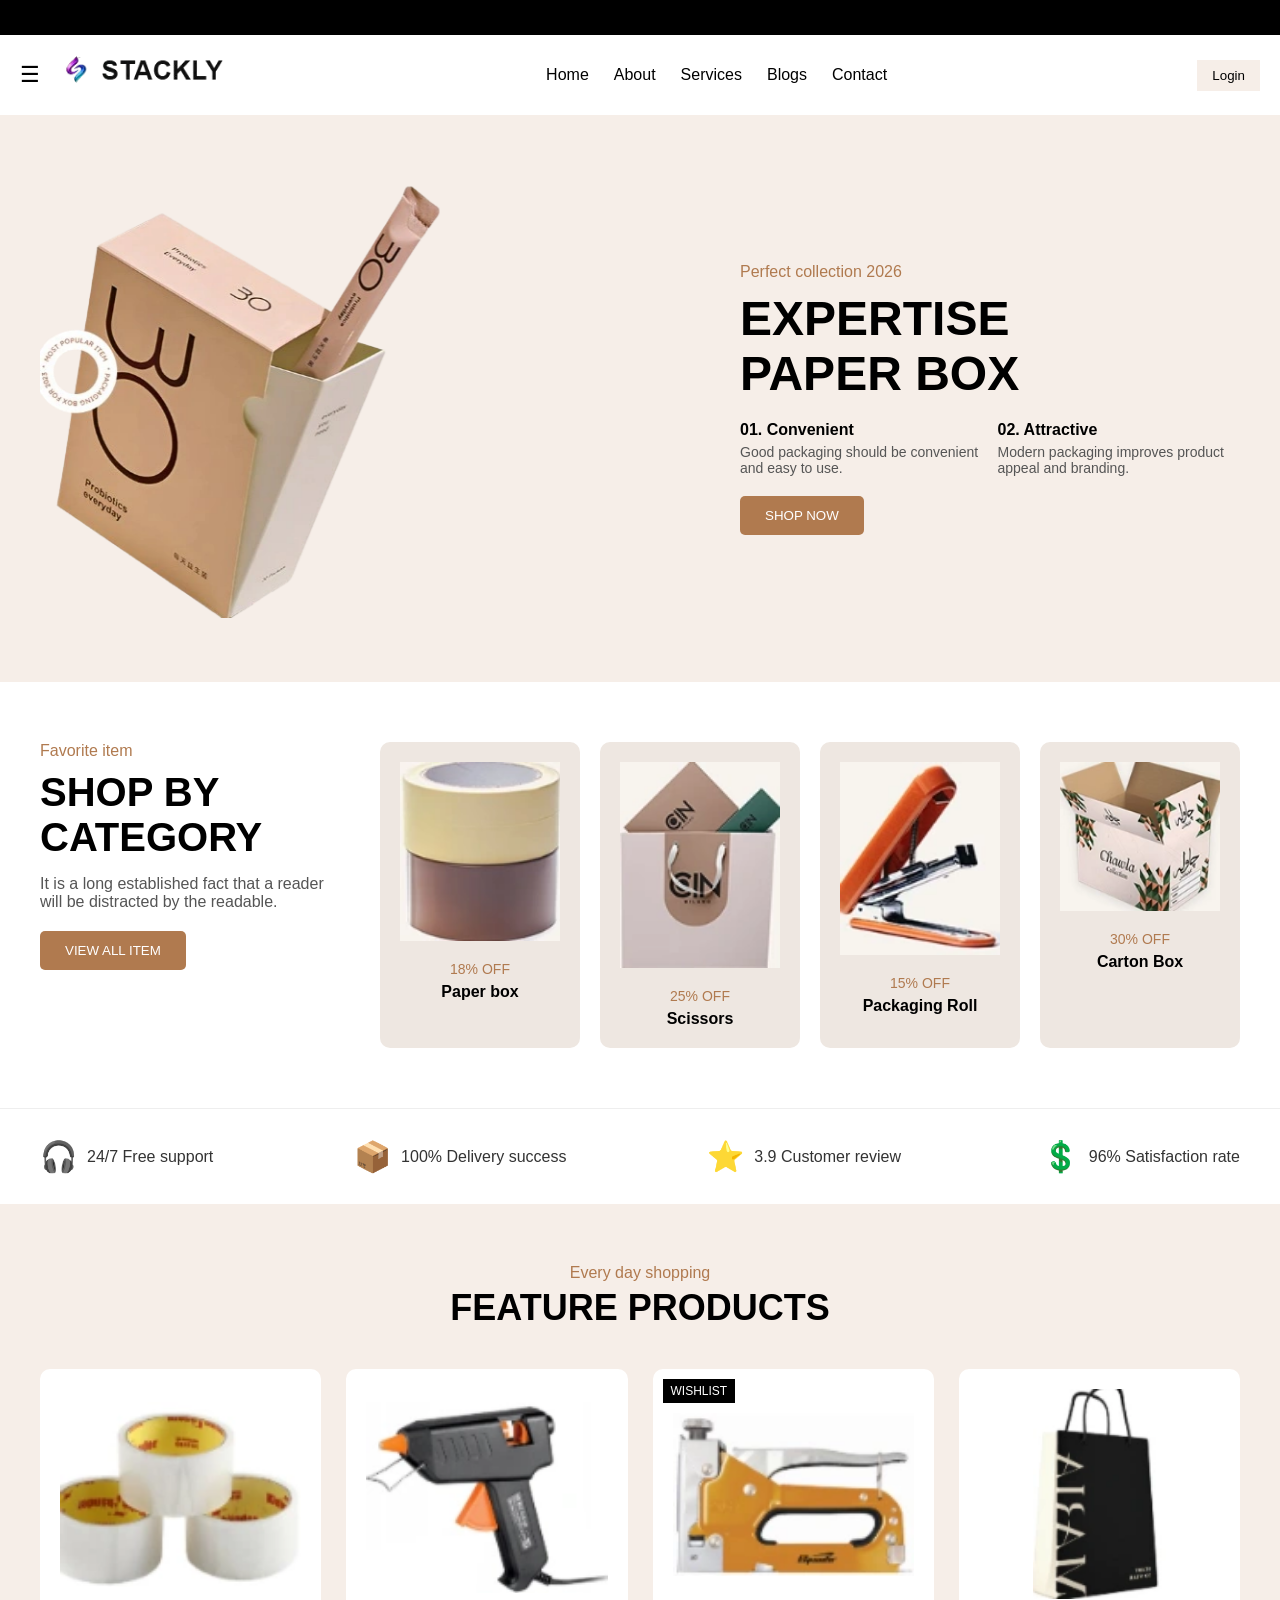
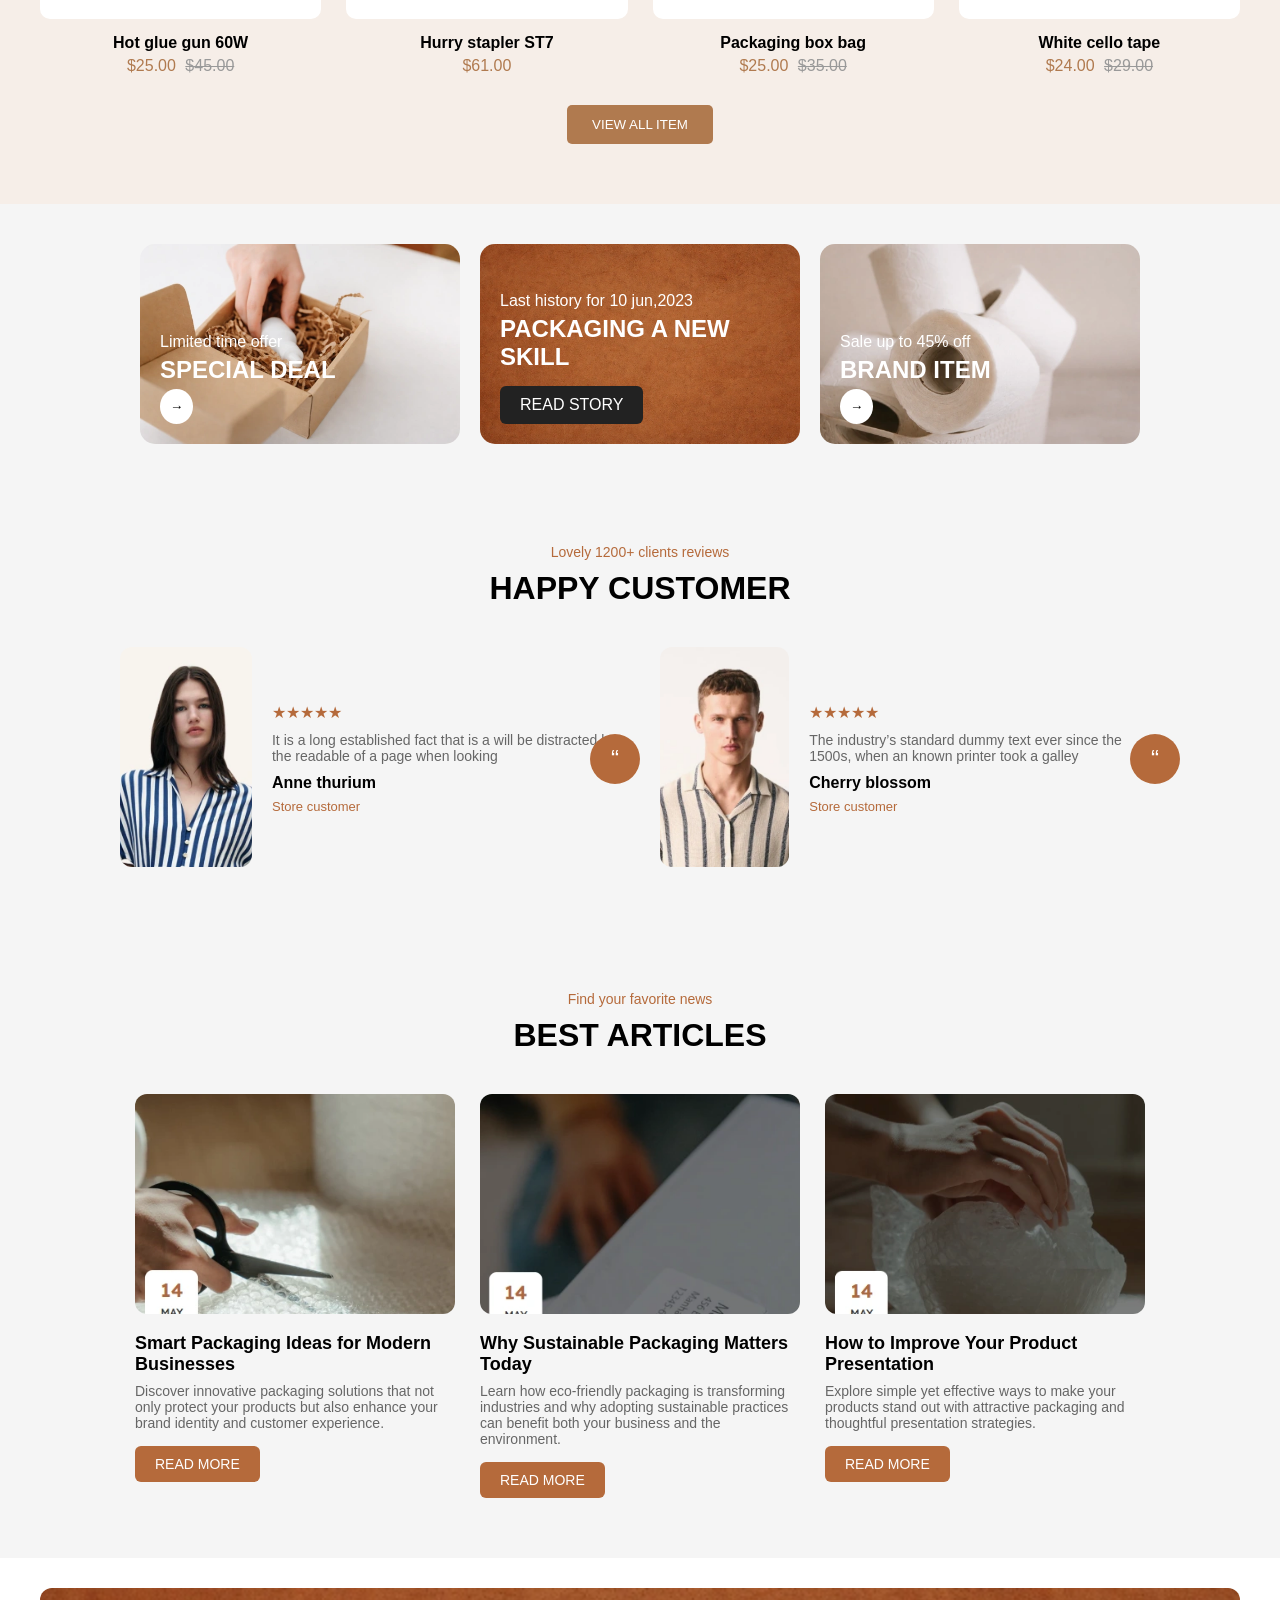
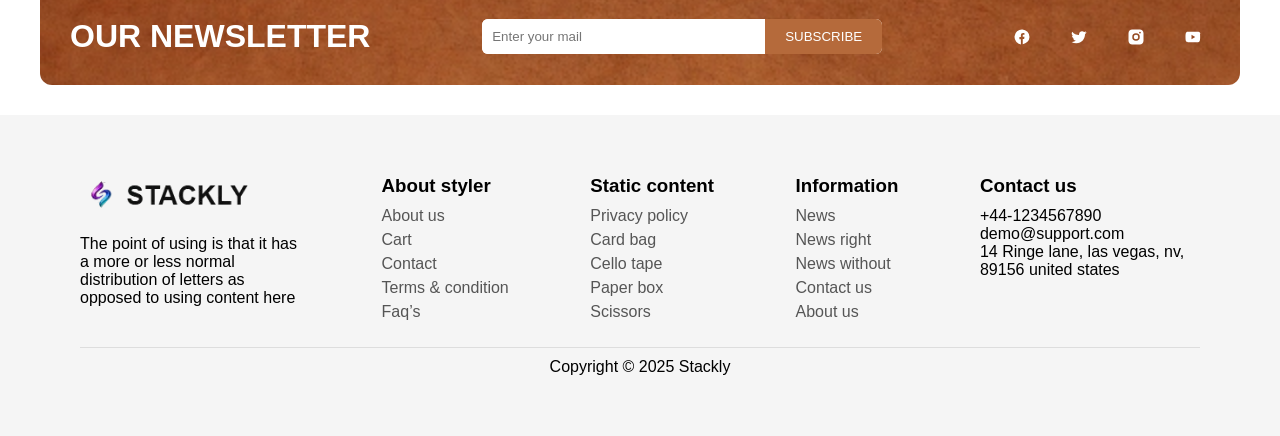
<file: index.html>
<!DOCTYPE html>
<html lang="en">
<head>
  <meta charset="UTF-8">
  <title>Shopify Style Header</title>
  <link rel="stylesheet" href="style.css">
</head>
<body>

<!-- TOP BAR -->
<div class="top-bar">
  <div class="scroll-text">
    🚀 Free Shipping Above ₹999 | Best Packaging Solutions | Contact Now!
  </div>
</div>

<!-- HEADER -->
<header class="header">

  <!-- LEFT -->
  <div class="left">
    <div class="hamburger" id="hamburger">☰</div>
   <a href="index.html" class="logo">
  <img src="IMAGES/logo2.webp" alt="Stackly Logo">
</a>
  </div>

  <!-- CENTER NAV (DESKTOP) -->
  <nav class="nav-desktop">
    <a href="index.html">Home</a>
    <a href="about.html">About</a>
    <a href="services.html">Services</a>
    <a href="blogs.html">Blogs</a>
    <a href="contact.html">Contact</a>
  </nav>

  <!-- RIGHT -->
  <div class="right">
   <button class="login-btn" onclick="window.location.href='login.html'">
  Login
</button>
  </div>

</header>

<!-- MOBILE MENU -->
<div class="mobile-menu" id="mobileMenu">

  <div class="menu-header">
    <span>Menu</span>
    <span class="close-btn" id="closeBtn">✕</span>
  </div>

  
 <ul class="menu-list">
  <li>
    <a href="index.html" class="menu-item">HOME <span>▾</span></a>
  </li>
  <li>
    <a href="about.html" class="menu-item">ABOUT US <span>▾</span></a>
  </li>
  <li>
    <a href="services.html" class="menu-item">SERVICES <span>▾</span></a>
  </li>
  <li>
    <a href="blogs.html" class="menu-item">BLOGS <span>▾</span></a>
  </li>
  <li>
    <a href="contact.html" class="menu-item">CONTACT <span>▾</span></a>
  </li>
</ul>
</div>

<!-- OVERLAY -->
<div class="overlay" id="overlay"></div>














<section class="hero">

  <div class="hero-container">

    <!-- LEFT IMAGE -->
    <div class="hero-image">
      <img src="IMAGES/PAPER.webp" alt="Packaging">
    </div>

    <!-- RIGHT CONTENT -->
    <div class="hero-content">
      <p class="sub-title">Perfect collection 2026</p>

      <h1>
        EXPERTISE <br>
        PAPER BOX
      </h1>

      <div class="features">
        <div>
          <h4>01. Convenient</h4>
          <p>Good packaging should be convenient and easy to use.</p>
        </div>

        <div>
          <h4>02. Attractive</h4>
          <p>Modern packaging improves product appeal and branding.</p>
        </div>
      </div>

<button class="hero-btn" onclick="window.location.href='404.html'">
  SHOP NOW
</button>
    </div>

  </div>

</section>








<section class="category">

  <div class="category-container">

    <!-- LEFT CONTENT -->
    <div class="category-left">
      <p class="small-title">Favorite item</p>

      <h2>SHOP BY <br> CATEGORY</h2>

      <p class="desc">
        It is a long established fact that a reader will be distracted by the readable.
      </p>

    <button class="category-btn" onclick="window.location.href='404.html'">
  VIEW ALL ITEM
</button>
    </div>

    <!-- RIGHT CARDS -->
    <div class="category-right">

      <div class="card">
        <img src="IMAGES/T1 (1).webp" alt="">
        <div class="card-info">
          <span>18% OFF</span>
          <h4>Paper box</h4>
        </div>
      </div>

      

      <div class="card">
        <img src="IMAGES/T1 (3).webp" alt="">
        <div class="card-info">
          <span>25% OFF</span>
          <h4>Scissors</h4>
        </div>
      </div>

      <div class="card">
        <img src="IMAGES/T1 (4).webp" alt="">
        <div class="card-info">
          <span>15% OFF</span>
          <h4>Packaging Roll</h4>
        </div>
      </div>

      <div class="card">
        <img src="IMAGES/T1 (5).webp" alt="">
        <div class="card-info">
          <span>30% OFF</span>
          <h4>Carton Box</h4>
        </div>
      </div>

    </div>

  </div>

</section>








<section class="features-strip">

  <div class="features-container">

    <div class="feature-item">
      <div class="icon">🎧</div>
      <p>24/7 Free support</p>
    </div>

    <div class="feature-item">
      <div class="icon">📦</div>
      <p>100% Delivery success</p>
    </div>

    <div class="feature-item">
      <div class="icon">⭐</div>
      <p>3.9 Customer review</p>
    </div>

    <div class="feature-item">
      <div class="icon">💲</div>
      <p>96% Satisfaction rate</p>
    </div>

  </div>

</section>








<section class="featured">

  <!-- HEADER -->
  <div class="featured-header">
    <p class="sub">Every day shopping</p>
    <h2>FEATURE PRODUCTS</h2>
  </div>

  <!-- PRODUCTS -->
  <div class="featured-grid">

    <!-- PRODUCT 1 -->
    <div class="product">
      <div class="img-box">
        <img src="IMAGES/o (1).webp" alt="">

        <div class="hover-icons">
          <span>❤</span>
          <span>🛒</span>
          <span>👁</span>
        </div>
      </div>

      <h4>Hot glue gun 60W</h4>
      <p class="price">
        $25.00 <span>$45.00</span>
      </p>
    </div>

    <!-- PRODUCT 2 -->
    <div class="product">
      <div class="img-box">
        <img src="IMAGES/o (2).webp" alt="">

        <div class="hover-icons">
          <span>❤</span>
          <span>🛒</span>
          <span>👁</span>
        </div>
      </div>

      <h4>Hurry stapler ST7</h4>
      <p class="price">$61.00</p>
    </div>

    <!-- PRODUCT 3 -->
    <div class="product">
      <div class="img-box">
        <img src="IMAGES/o (3).webp" alt="">

        <span class="wishlist">WISHLIST</span>

        <div class="hover-icons">
          <span>❤</span>
          <span>🛒</span>
          <span>👁</span>
        </div>
      </div>

      <h4>Packaging box bag</h4>
      <p class="price">
        $25.00 <span>$35.00</span>
      </p>
    </div>

    <!-- PRODUCT 4 -->
    <div class="product">
      <div class="img-box">
        <img src="IMAGES/o (4).webp" alt="">

        <div class="hover-icons">
          <span>❤</span>
          <span>🛒</span>
          <span>👁</span>
        </div>
      </div>

      <h4>White cello tape</h4>
      <p class="price">
        $24.00 <span>$29.00</span>
      </p>
    </div>

  </div>

  <!-- BUTTON -->
  <div class="view-all">
<button onclick="window.location.href='404.html'">
  VIEW ALL ITEM
</button>
  </div>

</section>




<section class="banner-section">
  <div class="banner-container">

    <!-- Card 1 -->
    <div class="banner-card">
      <div class="overlay"></div>
      <div class="banner-content">
        <p>Limited time offer</p>
        <h2>SPECIAL DEAL</h2>
        <button>→</button>
      </div>
    </div>

    <!-- Card 2 -->
    <div class="banner-card center">
      <div class="overlay"></div>
      <div class="banner-content">
        <p>Last history for 10 jun,2023</p>
        <h2>PACKAGING A NEW SKILL</h2>
        <a href="404.html">READ STORY</a>
      </div>
    </div>

    <!-- Card 3 -->
    <div class="banner-card">
      <div class="overlay"></div>
      <div class="banner-content">
        <p>Sale up to 45% off</p>
        <h2>BRAND ITEM</h2>
        <button>→</button>
      </div>
    </div>

  </div>
</section>













<section class="testimonial-section">
  <div class="container">

    <!-- Heading -->
    <p class="subtitle">Lovely 1200+ clients reviews</p>
    <h2 class="title">HAPPY CUSTOMER</h2>

    <div class="testimonial-wrapper">

      <!-- Testimonial 1 -->
      <div class="testimonial-card">
        <div class="image-box">
          <img src="IMAGES/t1 (7).webp" alt="user">
        </div>

        <div class="text-box">
          <div class="stars">★★★★★</div>
          <p>
            It is a long established fact that is a will be distracted by the
            readable of a page when looking
          </p>
          <h4>Anne thurium</h4>
          <span>Store customer</span>
        </div>

        <div class="quote">“</div>
      </div>

      <!-- Testimonial 2 -->
      <div class="testimonial-card">
        <div class="image-box">
          <img src="IMAGES/t1 (6).webp" alt="user">
        </div>

        <div class="text-box">
          <div class="stars">★★★★★</div>
          <p>
            The industry’s standard dummy text ever since the 1500s, when an
            known printer took a galley
          </p>
          <h4>Cherry blossom</h4>
          <span>Store customer</span>
        </div>

        <div class="quote">“</div>
      </div>

    </div>

  </div>
</section>
















<section class="articles-section">
  <div class="container">

    <!-- Heading -->
    <p class="subtitle">Find your favorite news</p>
    <h2 class="title">BEST ARTICLES</h2>

    <div class="articles-wrapper">

      <!-- Card 1 -->
      <div class="article-card">
        <div class="image-box">
          <img src="IMAGES/blog1 (1).webp" alt="article">
          
        </div>
        <h3>Smart Packaging Ideas for Modern Businesses</h3>
        <p>Discover innovative packaging solutions that not only protect your products but also enhance your brand identity and customer experience.</p>
        <a href="404.html" class="btn">READ MORE</a>
      </div>

      <!-- Card 2 -->
      <div class="article-card">
        <div class="image-box">
          <img src="IMAGES/blog1 (2).webp" alt="article">
         
        </div>
        <h3>Why Sustainable Packaging Matters Today</h3>
        <p>Learn how eco-friendly packaging is transforming industries and why adopting sustainable practices can benefit both your business and the environment.</p>
        <a href="404.html" class="btn">READ MORE</a>
      </div>

      <!-- Card 3 -->
      <div class="article-card">
        <div class="image-box">
          <img src="IMAGES/blog1 (3).webp" alt="article">
         
        </div>
        <h3>How to Improve Your Product Presentation</h3>
        <p>Explore simple yet effective ways to make your products stand out with attractive packaging and thoughtful presentation strategies.</p>
        <a href="404.html" class="btn">READ MORE</a>
      </div>

    </div>

  </div>
</section>

















<section class="newsletter">
  <div class="newsletter-container">

    <h2>OUR NEWSLETTER</h2>

   <div class="subscribe-box">
  <input type="email" id="email" placeholder="Enter your mail">
  <button onclick="validateEmail()">SUBSCRIBE</button>
  
  <!-- Error Message -->
  <p id="errorMsg" style="color:red; font-size:14px; margin-top:5px;"></p>
</div>

<script>
  function validateEmail() {
    let email = document.getElementById("email").value;
    let errorMsg = document.getElementById("errorMsg");

    // Email pattern
    let pattern = /^[^ ]+@[^ ]+\.[a-z]{2,3}$/;

    if (email === "") {
      errorMsg.innerText = "Please fill your email";
    } 
    else if (!pattern.test(email)) {
      errorMsg.innerText = "Please enter a valid email";
    } 
    else {
      errorMsg.innerText = ""; // clear message
      window.location.href = "404.html";
    }
  }
</script>
<div class="social-icons">

  <!-- Facebook -->
  <a href="404.html">
    <svg viewBox="0 0 24 24">
      <path d="M22 12a10 10 0 1 0-11.5 9.9v-7h-2v-2.9h2V9.8c0-2 1.2-3.1 3-3.1.9 0 1.8.2 1.8.2v2h-1c-1 0-1.3.6-1.3 1.2v1.5h2.3l-.4 2.9h-1.9v7A10 10 0 0 0 22 12z"/>
    </svg>
  </a>

  <!-- Twitter -->
  <a href="404.html">
    <svg viewBox="0 0 24 24">
      <path d="M22 5.8c-.7.3-1.5.6-2.3.7.8-.5 1.4-1.3 1.7-2.2-.8.5-1.7.9-2.6 1.1A4.1 4.1 0 0 0 12 8.3c0 .3 0 .6.1.9A11.6 11.6 0 0 1 3 4.9a4.1 4.1 0 0 0 1.3 5.5c-.6 0-1.2-.2-1.7-.5v.1c0 2 1.4 3.7 3.3 4-.3.1-.7.1-1 .1-.3 0-.5 0-.8-.1.5 1.6 2.1 2.7 3.9 2.8A8.3 8.3 0 0 1 2 18.6a11.7 11.7 0 0 0 6.3 1.8c7.6 0 11.7-6.3 11.7-11.7v-.5c.8-.6 1.5-1.3 2-2.1z"/>
    </svg>
  </a>

  <!-- Instagram -->
  <a href="404.html">
    <svg viewBox="0 0 24 24">
      <path d="M7 2C4.2 2 2 4.2 2 7v10c0 2.8 2.2 5 5 5h10c2.8 0 5-2.2 5-5V7c0-2.8-2.2-5-5-5H7zm5 5a5 5 0 1 1 0 10 5 5 0 0 1 0-10zm6.5-.9a1.2 1.2 0 1 1-2.4 0 1.2 1.2 0 0 1 2.4 0zM12 9a3 3 0 1 0 0 6 3 3 0 0 0 0-6z"/>
    </svg>
  </a>

  <!-- YouTube -->
  <a href="404.html">
    <svg viewBox="0 0 24 24">
      <path d="M21.8 8s-.2-1.4-.8-2c-.7-.8-1.5-.8-1.9-.9C16.5 5 12 5 12 5h0s-4.5 0-7.1.1c-.4 0-1.2 0-1.9.9-.6.6-.8 2-.8 2S2 9.6 2 11.3v1.4c0 1.7.2 3.3.2 3.3s.2 1.4.8 2c.7.8 1.7.8 2.1.9 1.5.1 6.4.1 6.4.1s4.5 0 7.1-.1c.4 0 1.2 0 1.9-.9.6-.6.8-2 .8-2s.2-1.6.2-3.3v-1.4c0-1.7-.2-3.3-.2-3.3zM10 15V9l5 3-5 3z"/>
    </svg>
  </a>

</div>
  </div>
</section>


<footer class="footer">
  <div class="footer-container">

    <!-- LOGO -->
    <div class="footer-col">
      <a href="index.html">
  <img src="IMAGES/logo2.webp" class="logo" alt="Stackly Logo">
</a>
      <p>
        The point of using is that it has a more or less normal distribution 
        of letters as opposed to using content here
      </p>
    </div>

    <!-- ABOUT -->
    <div class="footer-col">
      <h3>About styler</h3>
      <a href="about.html">About us</a>
      <a href="404.html">Cart</a>
      <a href="contact.html">Contact</a>
      <a href="404.html">Terms & condition</a>
      <a href="404.html">Faq’s</a>
    </div>

    <!-- STATIC -->
    <div class="footer-col">
      <h3>Static content</h3>
      <a href="404.html">Privacy policy</a>
      <a href="404.html">Card bag</a>
      <a href="404.html">Cello tape</a>
      <a href="404.html">Paper box</a>
      <a href="404.html">Scissors</a>
    </div>

    <!-- INFO -->
    <div class="footer-col">
      <h3>Information</h3>
      <a href="404.html">News</a>
      <a href="404.html">News right</a>
      <a href="404.html">News without</a>
      <a href="404.html">Contact us</a>
      <a href="about.html">About us</a>
    </div>

    <!-- CONTACT -->
    <div class="footer-col">
      <h3>Contact us</h3>
      <p>+44-1234567890</p>
      <p>demo@support.com</p>
      <p>14 Ringe lane, las vegas, nv, 89156 united states</p>
    </div>

  </div>
   


  <div class="footer-bottom">
    <p>Copyright © 2025 Stackly</p>
  </div>
</footer>

<script src="main.js"></script>
</body>
</html>
</file>
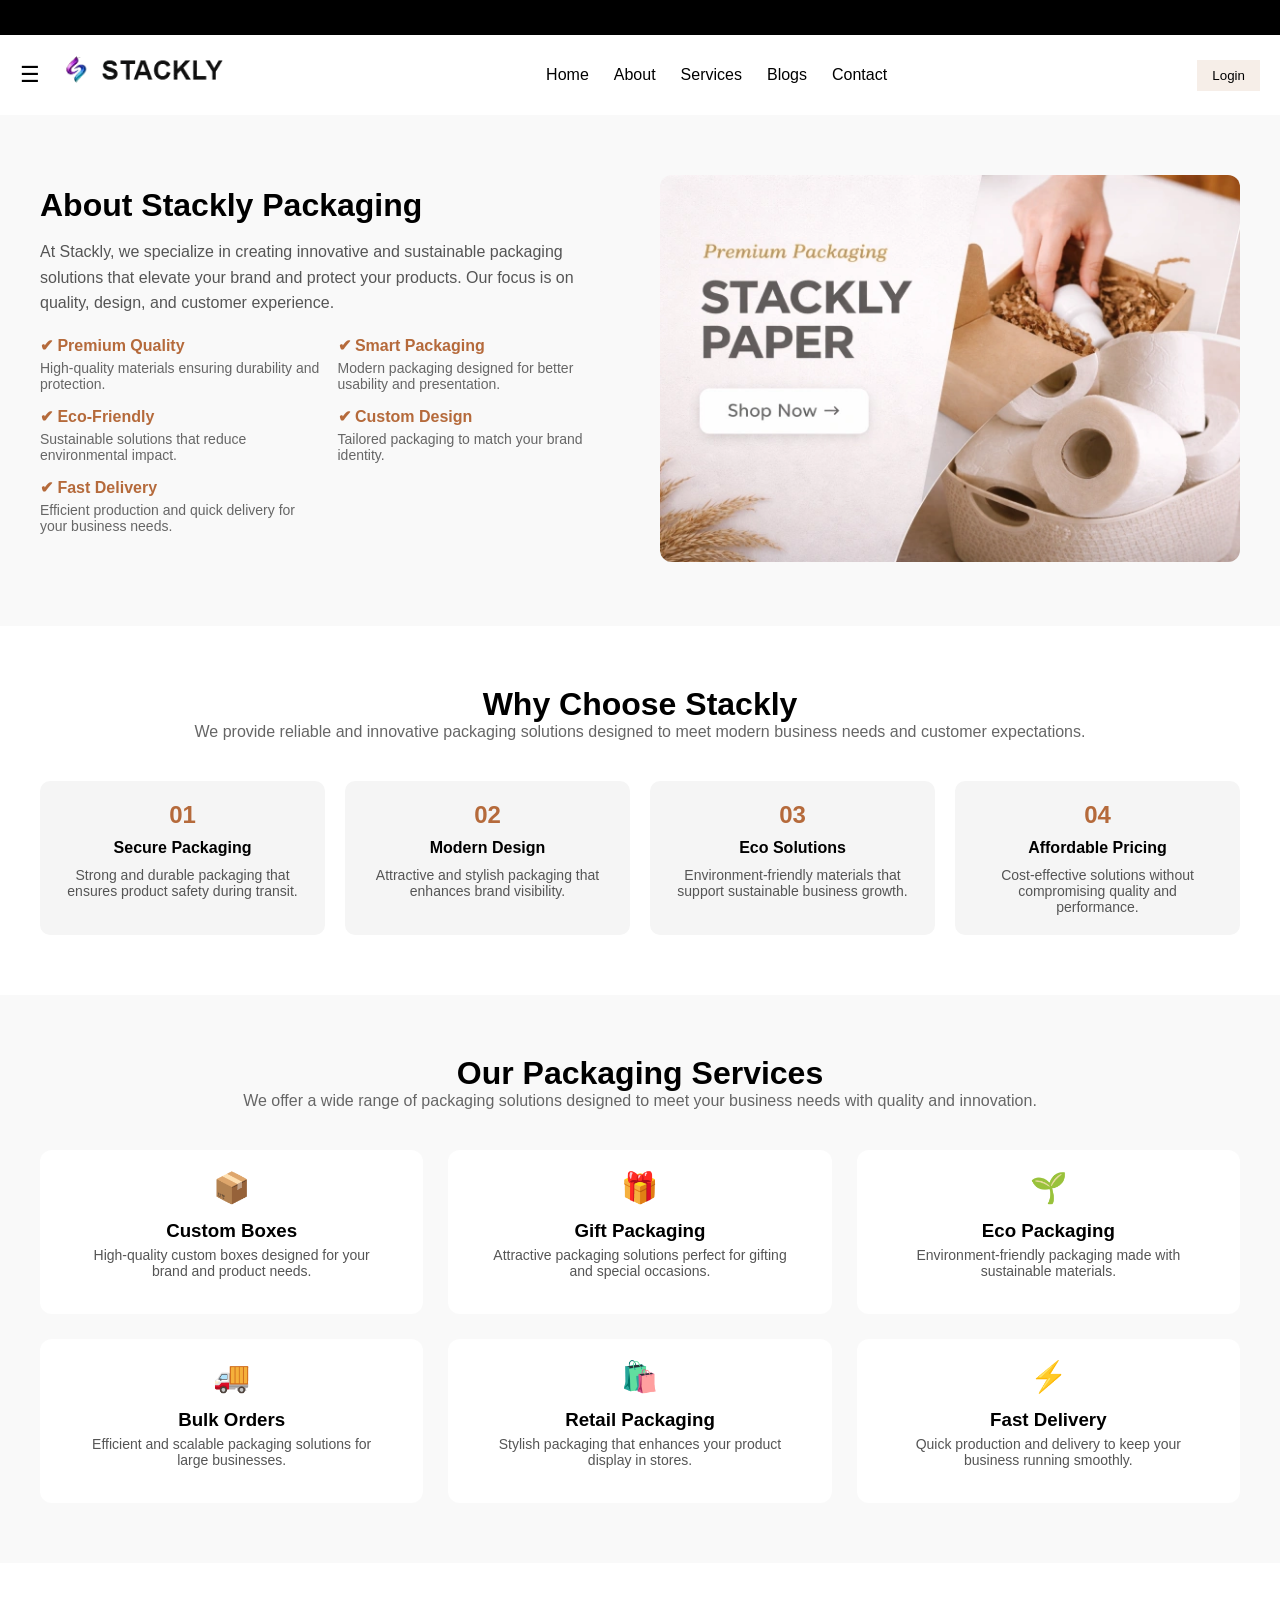
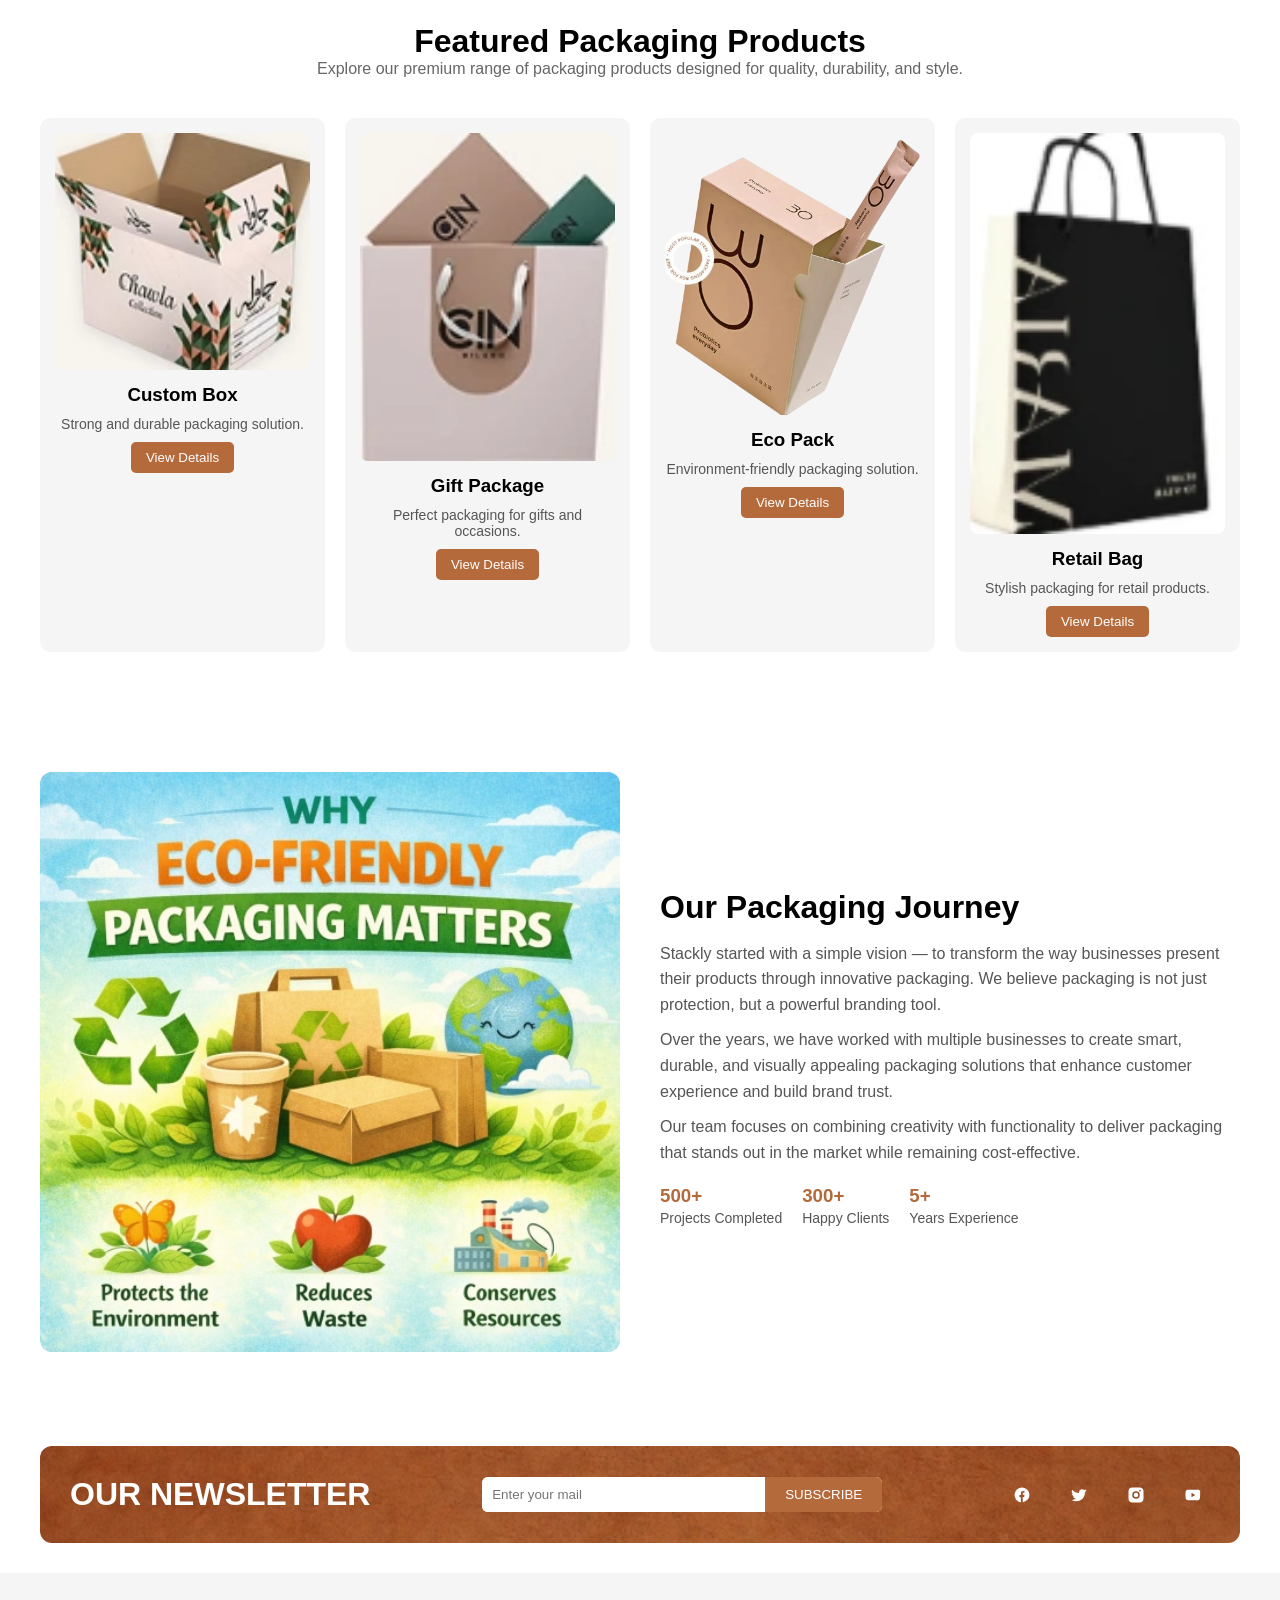
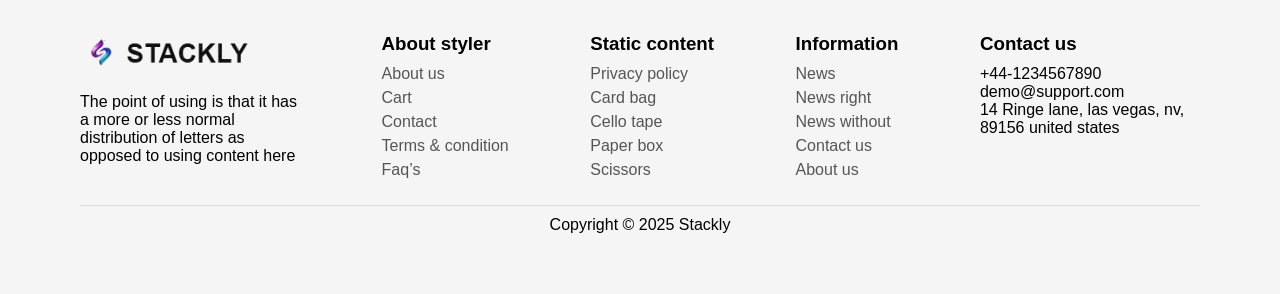
<file: about.html>
<!DOCTYPE html>
<html lang="en">
<head>
  <meta charset="UTF-8">
  <title>Shopify Style Header</title>
  <link rel="stylesheet" href="style.css">
</head>
<body>

<!-- TOP BAR -->
<div class="top-bar">
  <div class="scroll-text">
    🚀 Free Shipping Above ₹999 | Best Packaging Solutions | Contact Now!
  </div>
</div>

<!-- HEADER -->
<header class="header">

  <!-- LEFT -->
  <div class="left">
    <div class="hamburger" id="hamburger">☰</div>
  <a href="index.html" class="logo">
  <img src="IMAGES/logo2.webp" alt="Stackly Logo">
</a>
  </div>

  <!-- CENTER NAV (DESKTOP) -->
  <nav class="nav-desktop">
    <a href="index.html">Home</a>
    <a href="about.html">About</a>
    <a href="services.html">Services</a>
    <a href="blogs.html">Blogs</a>
    <a href="contact.html">Contact</a>
  </nav>

  <!-- RIGHT -->
  <div class="right">
  <button class="login-btn" onclick="window.location.href='login.html'">
  Login
</button>
  </div>

</header>

<!-- MOBILE MENU -->
<div class="mobile-menu" id="mobileMenu">

  <div class="menu-header">
    <span>Menu</span>
    <span class="close-btn" id="closeBtn">✕</span>
  </div>

 <ul class="menu-list">
  <li>
    <a href="index.html" class="menu-item">HOME <span>▾</span></a>
  </li>
  <li>
    <a href="about.html" class="menu-item">ABOUT US <span>▾</span></a>
  </li>
  <li>
    <a href="services.html" class="menu-item">SERVICES <span>▾</span></a>
  </li>
  <li>
    <a href="blogs.html" class="menu-item">BLOGS <span>▾</span></a>
  </li>
  <li>
    <a href="contact.html" class="menu-item">CONTACT <span>▾</span></a>
  </li>
</ul>

</div>

<!-- OVERLAY -->
<div class="overlay" id="overlay"></div>























<section class="about-stackly">

  <div class="about-container">

    <!-- LEFT CONTENT -->
    <div class="about-text">
      <h2>About Stackly Packaging</h2>
      <p class="main-text">
        At Stackly, we specialize in creating innovative and sustainable packaging
        solutions that elevate your brand and protect your products. Our focus is on
        quality, design, and customer experience.
      </p>

      <!-- FEATURES -->
      <div class="features">

        <div class="feature">
          <h4>✔ Premium Quality</h4>
          <p>High-quality materials ensuring durability and protection.</p>
        </div>

        <div class="feature">
          <h4>✔ Smart Packaging</h4>
          <p>Modern packaging designed for better usability and presentation.</p>
        </div>

        <div class="feature">
          <h4>✔ Eco-Friendly</h4>
          <p>Sustainable solutions that reduce environmental impact.</p>
        </div>

        <div class="feature">
          <h4>✔ Custom Design</h4>
          <p>Tailored packaging to match your brand identity.</p>
        </div>

        <div class="feature">
          <h4>✔ Fast Delivery</h4>
          <p>Efficient production and quick delivery for your business needs.</p>
        </div>

      </div>
    </div>

    <!-- RIGHT IMAGE -->
    <div class="about-image">
      <img src="IMAGES/paper1.webp" alt="Stackly Packaging">
    </div>

  </div>

</section>















<section class="why-stackly">

  <div class="why-container">

    <!-- HEADING -->
    <div class="why-header">
      <h2>Why Choose Stackly</h2>
      <p>
        We provide reliable and innovative packaging solutions designed to meet 
        modern business needs and customer expectations.
      </p>
    </div>

    <!-- CARDS -->
    <div class="why-cards">

      <div class="why-card">
        <h3>01</h3>
        <h4>Secure Packaging</h4>
        <p>
          Strong and durable packaging that ensures product safety during transit.
        </p>
      </div>

      <div class="why-card">
        <h3>02</h3>
        <h4>Modern Design</h4>
        <p>
          Attractive and stylish packaging that enhances brand visibility.
        </p>
      </div>

      <div class="why-card">
        <h3>03</h3>
        <h4>Eco Solutions</h4>
        <p>
          Environment-friendly materials that support sustainable business growth.
        </p>
      </div>

      <div class="why-card">
        <h3>04</h3>
        <h4>Affordable Pricing</h4>
        <p>
          Cost-effective solutions without compromising quality and performance.
        </p>
      </div>

    </div>

  </div>

</section>











<section class="services">

  <div class="services-container">

    <!-- HEADER -->
    <div class="services-header">
      <h2>Our Packaging Services</h2>
      <p>
        We offer a wide range of packaging solutions designed to meet your
        business needs with quality and innovation.
      </p>
    </div>

    <!-- SERVICES GRID -->
    <div class="services-grid">

      <div class="service-card">
        <div class="icon">📦</div>
        <h3>Custom Boxes</h3>
        <p>High-quality custom boxes designed for your brand and product needs.</p>
      </div>

      <div class="service-card">
        <div class="icon">🎁</div>
        <h3>Gift Packaging</h3>
        <p>Attractive packaging solutions perfect for gifting and special occasions.</p>
      </div>

      <div class="service-card">
        <div class="icon">🌱</div>
        <h3>Eco Packaging</h3>
        <p>Environment-friendly packaging made with sustainable materials.</p>
      </div>

      <div class="service-card">
        <div class="icon">🚚</div>
        <h3>Bulk Orders</h3>
        <p>Efficient and scalable packaging solutions for large businesses.</p>
      </div>

      <div class="service-card">
        <div class="icon">🛍️</div>
        <h3>Retail Packaging</h3>
        <p>Stylish packaging that enhances your product display in stores.</p>
      </div>

      <div class="service-card">
        <div class="icon">⚡</div>
        <h3>Fast Delivery</h3>
        <p>Quick production and delivery to keep your business running smoothly.</p>
      </div>

    </div>

  </div>

</section>



















<section class="products">

  <div class="products-container">

    <!-- HEADER -->
    <div class="products-header">
      <h2>Featured Packaging Products</h2>
      <p>
        Explore our premium range of packaging products designed for quality,
        durability, and style.
      </p>
    </div>

    <!-- PRODUCT GRID -->
    <div class="products-grid">

      <!-- PRODUCT 1 -->
      <div class="product-card">
        <div class="product-img">
          <img src="IMAGES/T1 (5).webp" alt="product">
        </div>
        <h3>Custom Box</h3>
        <p>Strong and durable packaging solution.</p>
      <button onclick="window.location.href='404.html'">
  View Details
</button>
      </div>

      <!-- PRODUCT 2 -->
      <div class="product-card">
        <div class="product-img">
          <img src="IMAGES/T1 (3).webp" alt="product">
        </div>
        <h3>Gift Package</h3>
        <p>Perfect packaging for gifts and occasions.</p>
     <button onclick="window.location.href='404.html'">
  View Details
</button>
      </div>

      <!-- PRODUCT 3 -->
      <div class="product-card">
        <div class="product-img">
          <img src="IMAGES/PAPER.webp" alt="product">
        </div>
        <h3>Eco Pack</h3>
        <p>Environment-friendly packaging solution.</p>
        <button onclick="window.location.href='404.html'">
  View Details
</button>
      </div>

      <!-- PRODUCT 4 -->
      <div class="product-card">
        <div class="product-img">
          <img src="IMAGES/o (4).webp" alt="product">
        </div>
        <h3>Retail Bag</h3>
        <p>Stylish packaging for retail products.</p>
     <button onclick="window.location.href='404.html'">
  View Details
</button>
      </div>

    </div>

  </div>

</section>

















<section class="about-story">

  <div class="about-story-container">

    <!-- IMAGE -->
    <div class="story-image">
      <img src="IMAGES/blog2.webp" alt="Stackly Story">
    </div>

    <!-- TEXT -->
    <div class="story-text">
      <h2>Our Packaging Journey</h2>

      <p>
        Stackly started with a simple vision — to transform the way businesses
        present their products through innovative packaging. We believe packaging
        is not just protection, but a powerful branding tool.
      </p>

      <p>
        Over the years, we have worked with multiple businesses to create smart,
        durable, and visually appealing packaging solutions that enhance customer
        experience and build brand trust.
      </p>

      <p>
        Our team focuses on combining creativity with functionality to deliver
        packaging that stands out in the market while remaining cost-effective.
      </p>

      <!-- STATS -->
      <div class="story-stats">

        <div class="stat">
          <h3>500+</h3>
          <p>Projects Completed</p>
        </div>

        <div class="stat">
          <h3>300+</h3>
          <p>Happy Clients</p>
        </div>

        <div class="stat">
          <h3>5+</h3>
          <p>Years Experience</p>
        </div>

      </div>

    </div>

  </div>

</section>






<section class="newsletter">
  <div class="newsletter-container">

    <h2>OUR NEWSLETTER</h2>


    <div class="subscribe-box">
  <input type="email" id="email" placeholder="Enter your mail">
  <button onclick="validateEmail()">SUBSCRIBE</button>
  
  <!-- Error Message -->
  <p id="errorMsg" style="color:red; font-size:14px; margin-top:5px;"></p>
</div>

<script>
  function validateEmail() {
    let email = document.getElementById("email").value;
    let errorMsg = document.getElementById("errorMsg");

    // Email pattern
    let pattern = /^[^ ]+@[^ ]+\.[a-z]{2,3}$/;

    if (email === "") {
      errorMsg.innerText = "Please fill your email";
    } 
    else if (!pattern.test(email)) {
      errorMsg.innerText = "Please enter a valid email";
    } 
    else {
      errorMsg.innerText = ""; // clear message
      window.location.href = "404.html";
    }
  }
</script>
<div class="social-icons">

  <!-- Facebook -->
  <a href="404.html">
    <svg viewBox="0 0 24 24">
      <path d="M22 12a10 10 0 1 0-11.5 9.9v-7h-2v-2.9h2V9.8c0-2 1.2-3.1 3-3.1.9 0 1.8.2 1.8.2v2h-1c-1 0-1.3.6-1.3 1.2v1.5h2.3l-.4 2.9h-1.9v7A10 10 0 0 0 22 12z"/>
    </svg>
  </a>

  <!-- Twitter -->
  <a href="404.html">
    <svg viewBox="0 0 24 24">
      <path d="M22 5.8c-.7.3-1.5.6-2.3.7.8-.5 1.4-1.3 1.7-2.2-.8.5-1.7.9-2.6 1.1A4.1 4.1 0 0 0 12 8.3c0 .3 0 .6.1.9A11.6 11.6 0 0 1 3 4.9a4.1 4.1 0 0 0 1.3 5.5c-.6 0-1.2-.2-1.7-.5v.1c0 2 1.4 3.7 3.3 4-.3.1-.7.1-1 .1-.3 0-.5 0-.8-.1.5 1.6 2.1 2.7 3.9 2.8A8.3 8.3 0 0 1 2 18.6a11.7 11.7 0 0 0 6.3 1.8c7.6 0 11.7-6.3 11.7-11.7v-.5c.8-.6 1.5-1.3 2-2.1z"/>
    </svg>
  </a>

  <!-- Instagram -->
  <a href="404.html">
    <svg viewBox="0 0 24 24">
      <path d="M7 2C4.2 2 2 4.2 2 7v10c0 2.8 2.2 5 5 5h10c2.8 0 5-2.2 5-5V7c0-2.8-2.2-5-5-5H7zm5 5a5 5 0 1 1 0 10 5 5 0 0 1 0-10zm6.5-.9a1.2 1.2 0 1 1-2.4 0 1.2 1.2 0 0 1 2.4 0zM12 9a3 3 0 1 0 0 6 3 3 0 0 0 0-6z"/>
    </svg>
  </a>

  <!-- YouTube -->
  <a href="404.html">
    <svg viewBox="0 0 24 24">
      <path d="M21.8 8s-.2-1.4-.8-2c-.7-.8-1.5-.8-1.9-.9C16.5 5 12 5 12 5h0s-4.5 0-7.1.1c-.4 0-1.2 0-1.9.9-.6.6-.8 2-.8 2S2 9.6 2 11.3v1.4c0 1.7.2 3.3.2 3.3s.2 1.4.8 2c.7.8 1.7.8 2.1.9 1.5.1 6.4.1 6.4.1s4.5 0 7.1-.1c.4 0 1.2 0 1.9-.9.6-.6.8-2 .8-2s.2-1.6.2-3.3v-1.4c0-1.7-.2-3.3-.2-3.3zM10 15V9l5 3-5 3z"/>
    </svg>
  </a>

</div>
  </div>
</section>



<footer class="footer">
  <div class="footer-container">

    <!-- LOGO -->
    <div class="footer-col">
     <a href="index.html">
  <img src="IMAGES/logo2.webp" class="logo" alt="Stackly Logo">
</a>
      <p>
        The point of using is that it has a more or less normal distribution 
        of letters as opposed to using content here
      </p>
    </div>

    <!-- ABOUT -->
    <div class="footer-col">
      <h3>About styler</h3>
      <a href="about.html">About us</a>
      <a href="404.html">Cart</a>
      <a href="contact.html">Contact</a>
      <a href="404.html">Terms & condition</a>
      <a href="404.html">Faq’s</a>
    </div>

    <!-- STATIC -->
    <div class="footer-col">
      <h3>Static content</h3>
      <a href="404.html">Privacy policy</a>
      <a href="404.html">Card bag</a>
      <a href="404.html">Cello tape</a>
      <a href="404.html">Paper box</a>
      <a href="404.html">Scissors</a>
    </div>

    <!-- INFO -->
    <div class="footer-col">
      <h3>Information</h3>
      <a href="404.html">News</a>
      <a href="404.html">News right</a>
      <a href="404.html">News without</a>
      <a href="404.html">Contact us</a>
      <a href="about.html">About us</a>
    </div>
    <!-- CONTACT -->
    <div class="footer-col">
      <h3>Contact us</h3>
      <p>+44-1234567890</p>
      <p>demo@support.com</p>
      <p>14 Ringe lane, las vegas, nv, 89156 united states</p>
    </div>

  </div>

  <div class="footer-bottom">
    <p>Copyright © 2025 Stackly</p>
  </div>
</footer>

<script src="main.js"></script>
</body>
</html>
</file>
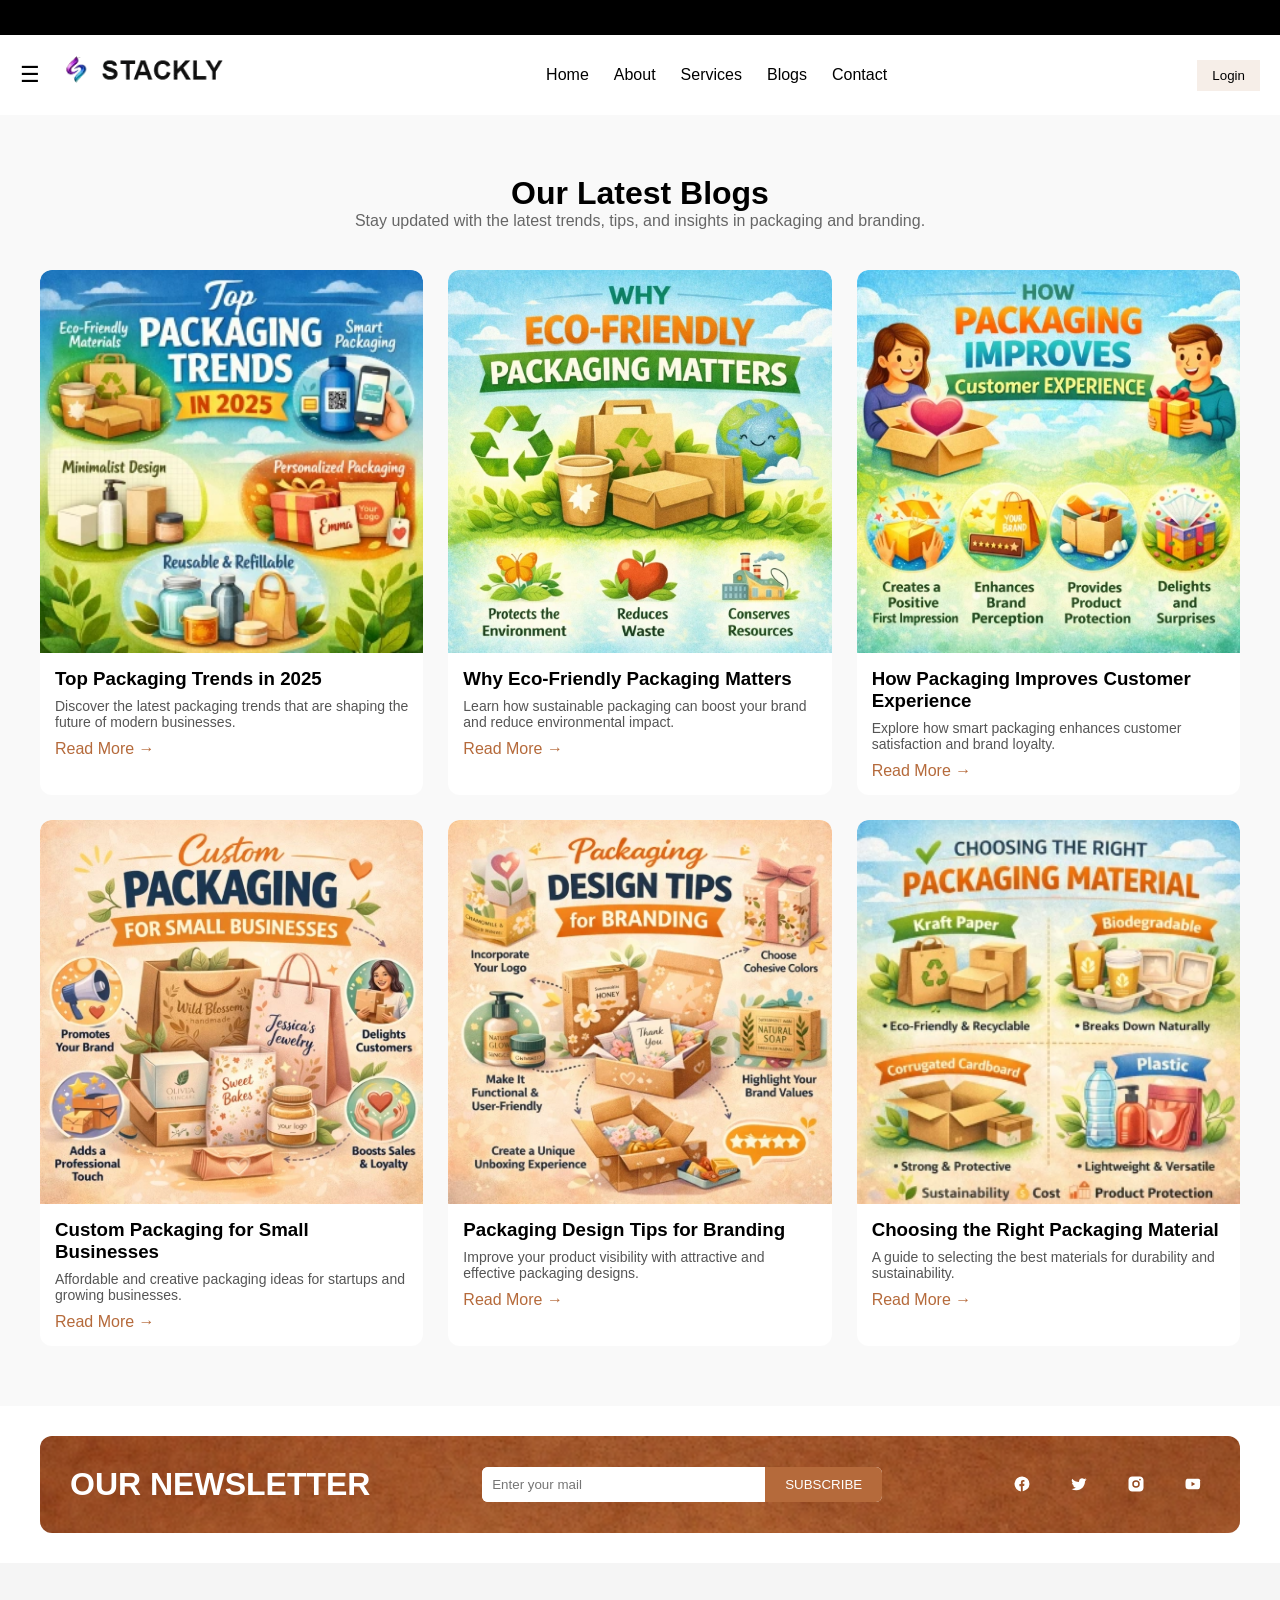
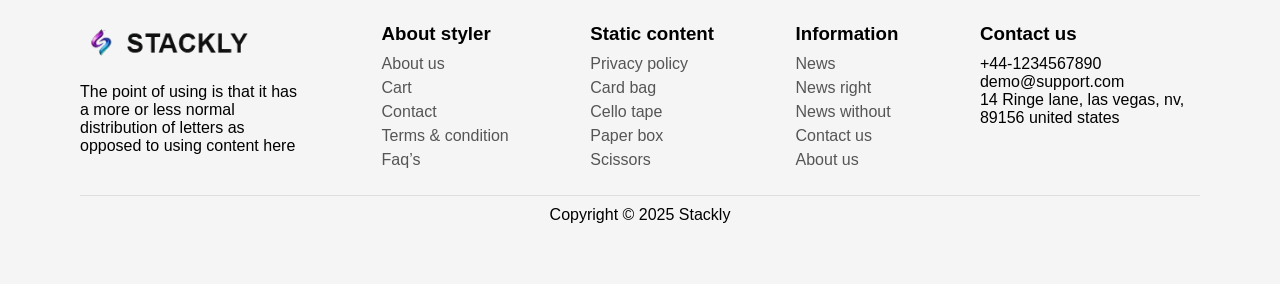
<file: blogs.html>
<!DOCTYPE html>
<html lang="en">
<head>
  <meta charset="UTF-8">
  <title>Shopify Style Header</title>
  <link rel="stylesheet" href="style.css">
</head>
<body>

<!-- TOP BAR -->
<div class="top-bar">
  <div class="scroll-text">
    🚀 Free Shipping Above ₹999 | Best Packaging Solutions | Contact Now!
  </div>
</div>

<!-- HEADER -->
<header class="header">

  <!-- LEFT -->
  <div class="left">
    <div class="hamburger" id="hamburger">☰</div>
    <a href="index.html" class="logo">
  <img src="IMAGES/logo2.webp" alt="Stackly Logo">
</a>
  </div>

  <!-- CENTER NAV (DESKTOP) -->
  <nav class="nav-desktop">
<a href="index.html">Home</a>
    <a href="about.html">About</a>
    <a href="services.html">Services</a>
    <a href="blogs.html">Blogs</a>
    <a href="contact.html">Contact</a>
  </nav>

  <!-- RIGHT -->
  <div class="right">
    <button class="login-btn" onclick="window.location.href='login.html'">
  Login
</button>
  </div>

</header>

<!-- MOBILE MENU -->
<div class="mobile-menu" id="mobileMenu">

  <div class="menu-header">
    <span>Menu</span>
    <span class="close-btn" id="closeBtn">✕</span>
  </div>

 <ul class="menu-list">
  <li>
    <a href="index.html" class="menu-item">HOME <span>▾</span></a>
  </li>
  <li>
    <a href="about.html" class="menu-item">ABOUT US <span>▾</span></a>
  </li>
  <li>
    <a href="services.html" class="menu-item">SERVICES <span>▾</span></a>
  </li>
  <li>
    <a href="blogs.html" class="menu-item">BLOGS <span>▾</span></a>
  </li>
  <li>
    <a href="contact.html" class="menu-item">CONTACT <span>▾</span></a>
  </li>
</ul>
</div>

<!-- OVERLAY -->
<div class="overlay" id="overlay"></div>

























<section class="blogs">

  <div class="blogs-container">

    <!-- HEADER -->
    <div class="blogs-header">
      <h2>Our Latest Blogs</h2>
      <p>
        Stay updated with the latest trends, tips, and insights in packaging and branding.
      </p>
    </div>

    <!-- BLOG GRID -->
    <div class="blogs-grid">

      <!-- BLOG 1 -->
      <div class="blog-card">
        <img src="IMAGES/bloog1.webp" alt="blog">
        <div class="blog-content">
          <h3>Top Packaging Trends in 2025</h3>
          <p>
            Discover the latest packaging trends that are shaping the future of modern businesses.
          </p>
          <a href="404.html">Read More →</a>
        </div>
      </div>

      <!-- BLOG 2 -->
      <div class="blog-card">
        <img src="IMAGES/blog2.webp" alt="blog">
        <div class="blog-content">
          <h3>Why Eco-Friendly Packaging Matters</h3>
          <p>
            Learn how sustainable packaging can boost your brand and reduce environmental impact.
          </p>
          <a href="404.html">Read More →</a>
        </div>
      </div>

      <!-- BLOG 3 -->
      <div class="blog-card">
        <img src="IMAGES/blog3.webp" alt="blog">
        <div class="blog-content">
          <h3>How Packaging Improves Customer Experience</h3>
          <p>
            Explore how smart packaging enhances customer satisfaction and brand loyalty.
          </p>
          <a href="404.html">Read More →</a>
        </div>
      </div>

      <!-- BLOG 4 -->
      <div class="blog-card">
        <img src="IMAGES/blog4.webp" alt="blog">
        <div class="blog-content">
          <h3>Custom Packaging for Small Businesses</h3>
          <p>
            Affordable and creative packaging ideas for startups and growing businesses.
          </p>
          <a href="404.html">Read More →</a>

        </div>
      </div>

      <!-- BLOG 5 -->
      <div class="blog-card">
        <img src="IMAGES/blog5.webp" alt="blog">
        <div class="blog-content">
          <h3>Packaging Design Tips for Branding</h3>
          <p>
            Improve your product visibility with attractive and effective packaging designs.
          </p>
          <a href="404.html">Read More →</a>
        </div>
      </div>

      <!-- BLOG 6 -->
      <div class="blog-card">
        <img src="IMAGES/blog6.webp" alt="blog">
        <div class="blog-content">
          <h3>Choosing the Right Packaging Material</h3>
          <p>
            A guide to selecting the best materials for durability and sustainability.
          </p>
          <a href="404.html">Read More →</a>
        </div>
      </div>

    </div>

  </div>

</section>



























<section class="newsletter">
  <div class="newsletter-container">

    <h2>OUR NEWSLETTER</h2>
<div class="subscribe-box">
  <input type="email" id="email" placeholder="Enter your mail">
  <button onclick="validateEmail()">SUBSCRIBE</button>
  
  <!-- Error Message -->
  <p id="errorMsg" style="color:red; font-size:14px; margin-top:5px;"></p>
</div>

<script>
  function validateEmail() {
    let email = document.getElementById("email").value;
    let errorMsg = document.getElementById("errorMsg");

    // Email pattern
    let pattern = /^[^ ]+@[^ ]+\.[a-z]{2,3}$/;

    if (email === "") {
      errorMsg.innerText = "Please fill your email";
    } 
    else if (!pattern.test(email)) {
      errorMsg.innerText = "Please enter a valid email";
    } 
    else {
      errorMsg.innerText = ""; // clear message
      window.location.href = "404.html";
    }
  }
</script>
<div class="social-icons">

  <!-- Facebook -->
  <a href="404.html">
    <svg viewBox="0 0 24 24">
      <path d="M22 12a10 10 0 1 0-11.5 9.9v-7h-2v-2.9h2V9.8c0-2 1.2-3.1 3-3.1.9 0 1.8.2 1.8.2v2h-1c-1 0-1.3.6-1.3 1.2v1.5h2.3l-.4 2.9h-1.9v7A10 10 0 0 0 22 12z"/>
    </svg>
  </a>

  <!-- Twitter -->
  <a href="404.html">
    <svg viewBox="0 0 24 24">
      <path d="M22 5.8c-.7.3-1.5.6-2.3.7.8-.5 1.4-1.3 1.7-2.2-.8.5-1.7.9-2.6 1.1A4.1 4.1 0 0 0 12 8.3c0 .3 0 .6.1.9A11.6 11.6 0 0 1 3 4.9a4.1 4.1 0 0 0 1.3 5.5c-.6 0-1.2-.2-1.7-.5v.1c0 2 1.4 3.7 3.3 4-.3.1-.7.1-1 .1-.3 0-.5 0-.8-.1.5 1.6 2.1 2.7 3.9 2.8A8.3 8.3 0 0 1 2 18.6a11.7 11.7 0 0 0 6.3 1.8c7.6 0 11.7-6.3 11.7-11.7v-.5c.8-.6 1.5-1.3 2-2.1z"/>
    </svg>
  </a>

  <!-- Instagram -->
  <a href="404.html">
    <svg viewBox="0 0 24 24">
      <path d="M7 2C4.2 2 2 4.2 2 7v10c0 2.8 2.2 5 5 5h10c2.8 0 5-2.2 5-5V7c0-2.8-2.2-5-5-5H7zm5 5a5 5 0 1 1 0 10 5 5 0 0 1 0-10zm6.5-.9a1.2 1.2 0 1 1-2.4 0 1.2 1.2 0 0 1 2.4 0zM12 9a3 3 0 1 0 0 6 3 3 0 0 0 0-6z"/>
    </svg>
  </a>

  <!-- YouTube -->
  <a href="404.html">
    <svg viewBox="0 0 24 24">
      <path d="M21.8 8s-.2-1.4-.8-2c-.7-.8-1.5-.8-1.9-.9C16.5 5 12 5 12 5h0s-4.5 0-7.1.1c-.4 0-1.2 0-1.9.9-.6.6-.8 2-.8 2S2 9.6 2 11.3v1.4c0 1.7.2 3.3.2 3.3s.2 1.4.8 2c.7.8 1.7.8 2.1.9 1.5.1 6.4.1 6.4.1s4.5 0 7.1-.1c.4 0 1.2 0 1.9-.9.6-.6.8-2 .8-2s.2-1.6.2-3.3v-1.4c0-1.7-.2-3.3-.2-3.3zM10 15V9l5 3-5 3z"/>
    </svg>
  </a>

</div>
  </div>
</section>



<footer class="footer">
  <div class="footer-container">

    <!-- LOGO -->
    <div class="footer-col">
 <a href="index.html">
  <img src="IMAGES/logo2.webp" class="logo" alt="Stackly Logo">
</a>
      <p>
        The point of using is that it has a more or less normal distribution 
        of letters as opposed to using content here
      </p>
    </div>

    <!-- ABOUT -->
    <div class="footer-col">
      <h3>About styler</h3>
      <a href="about.html">About us</a>
      <a href="404.html">Cart</a>
      <a href="contact.html">Contact</a>
      <a href="404.html">Terms & condition</a>
      <a href="404.html">Faq’s</a>
    </div>

    <!-- STATIC -->
    <div class="footer-col">
      <h3>Static content</h3>
      <a href="404.html">Privacy policy</a>
      <a href="404.html">Card bag</a>
      <a href="404.html">Cello tape</a>
      <a href="404.html">Paper box</a>
      <a href="404.html">Scissors</a>
    </div>

    <!-- INFO -->
    <div class="footer-col">
      <h3>Information</h3>
      <a href="404.html">News</a>
      <a href="404.html">News right</a>
      <a href="404.html">News without</a>
      <a href="404.html">Contact us</a>
      <a href="about.html">About us</a>
    </div>
    <!-- CONTACT -->
    <div class="footer-col">
      <h3>Contact us</h3>
      <p>+44-1234567890</p>
      <p>demo@support.com</p>
      <p>14 Ringe lane, las vegas, nv, 89156 united states</p>
    </div>

  </div>

  <div class="footer-bottom">
    <p>Copyright © 2025 Stackly</p>
  </div>
</footer>

<script src="main.js"></script>
</body>
</html>
</file>
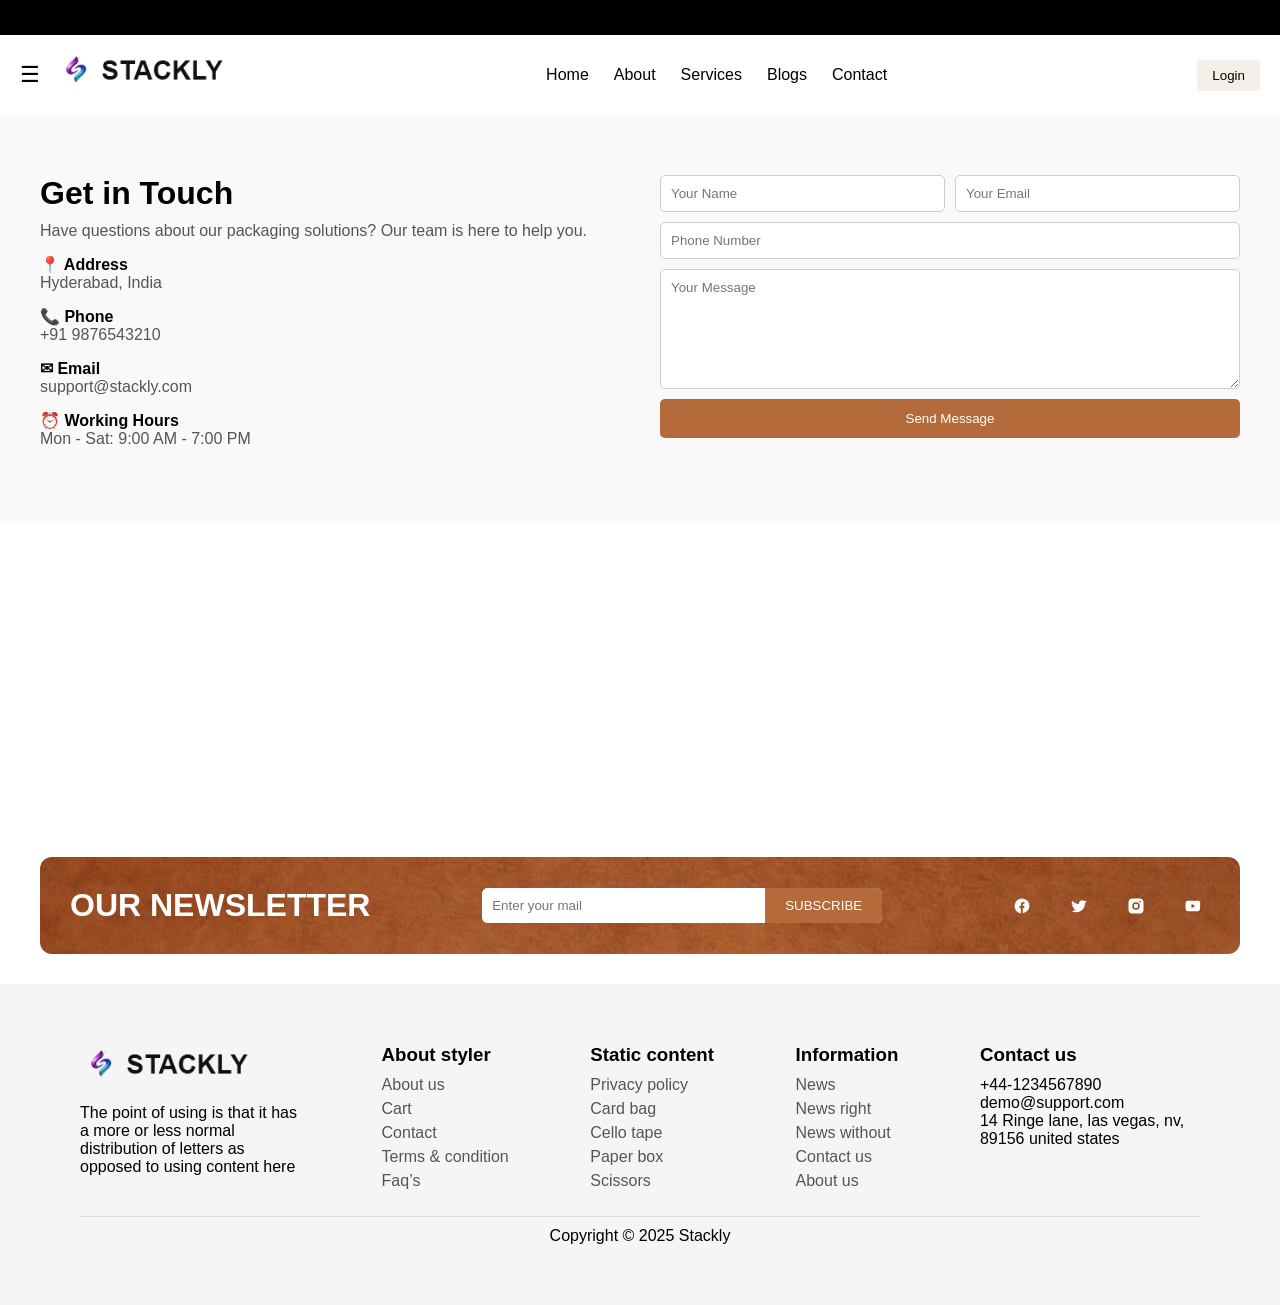
<file: contact.html>
<!DOCTYPE html>
<html lang="en">
<head>
  <meta charset="UTF-8">
  <title>Shopify Style Header</title>
  <link rel="stylesheet" href="style.css">
</head>
<body>

<!-- TOP BAR -->
<div class="top-bar">
  <div class="scroll-text">
    🚀 Free Shipping Above ₹999 | Best Packaging Solutions | Contact Now!
  </div>
</div>

<!-- HEADER -->
<header class="header">

  <!-- LEFT -->
  <div class="left">
    <div class="hamburger" id="hamburger">☰</div>
    <a href="index.html" class="logo">
  <img src="IMAGES/logo2.webp" alt="Stackly Logo">
</a>
  </div>

  <!-- CENTER NAV (DESKTOP) -->
  <nav class="nav-desktop">
 <a href="index.html">Home</a>
    <a href="about.html">About</a>
    <a href="services.html">Services</a>
    <a href="blogs.html">Blogs</a>
    <a href="contact.html">Contact</a>
  </nav>

  <!-- RIGHT -->
  <div class="right">
  <button class="login-btn" onclick="window.location.href='login.html'">
  Login
</button>
  </div>

</header>

<!-- MOBILE MENU -->
<div class="mobile-menu" id="mobileMenu">

  <div class="menu-header">
    <span>Menu</span>
    <span class="close-btn" id="closeBtn">✕</span>
  </div>

 <ul class="menu-list">
  <li>
    <a href="index.html" class="menu-item">HOME <span>▾</span></a>
  </li>
  <li>
    <a href="about.html" class="menu-item">ABOUT US <span>▾</span></a>
  </li>
  <li>
    <a href="services.html" class="menu-item">SERVICES <span>▾</span></a>
  </li>
  <li>
    <a href="blogs.html" class="menu-item">BLOGS <span>▾</span></a>
  </li>
  <li>
    <a href="contact.html" class="menu-item">CONTACT <span>▾</span></a>
  </li>
</ul>

</div>

<!-- OVERLAY -->
<div class="overlay" id="overlay"></div>




<section class="contact-page">

  <div class="contact-container">

    <!-- LEFT INFO -->
    <div class="contact-info">
      <h2>Get in Touch</h2>
      <p>
        Have questions about our packaging solutions? Our team is here to help you.
      </p>

      <div class="info-item">
        <h4>📍 Address</h4>
        <p>Hyderabad, India</p>
      </div>

      <div class="info-item">
        <h4>📞 Phone</h4>
        <p>+91 9876543210</p>
      </div>

      <div class="info-item">
        <h4>✉ Email</h4>
        <p>support@stackly.com</p>
      </div>

      <div class="info-item">
        <h4>⏰ Working Hours</h4>
        <p>Mon - Sat: 9:00 AM - 7:00 PM</p>
      </div>
    </div>

    <!-- RIGHT FORM -->
    <div class="contact-form">
      <form id="contactForm" onsubmit="return validateForm()">

  <div class="input-row">
    <input type="text" id="name" placeholder="Your Name">
    <input type="email" id="email" placeholder="Your Email">
  </div>

  <input type="text" id="phone" placeholder="Phone Number">

  <textarea id="message" placeholder="Your Message"></textarea>

  <button type="submit">Send Message</button>

</form>
    </div>

  </div>

</section>


<script>
// Create or get error element
function setError(input, message) {
  let error = input.nextElementSibling;

  // if no error div exists, create one
  if (!error || !error.classList.contains("error")) {
    error = document.createElement("div");
    error.className = "error";
    error.style.color = "red";
    error.style.fontSize = "12px";
    input.parentNode.insertBefore(error, input.nextSibling);
  }

  error.innerText = message;
}

// Clear error
function clearError(input) {
  let error = input.nextElementSibling;
  if (error && error.classList.contains("error")) {
    error.innerText = "";
  }
}

// NAME (only letters)
document.getElementById("name").addEventListener("input", function () {
  this.value = this.value.replace(/[^A-Za-z ]/g, '');

  if (this.value.trim() === "") {
    setError(this, "Please enter your name");
  } else {
    clearError(this);
  }
});

// EMAIL
document.getElementById("email").addEventListener("input", function () {
  let pattern = /^[^ ]+@[^ ]+\.[a-z]{2,3}$/;

  if (this.value.trim() === "") {
    setError(this, "Please enter your email");
  } else if (!pattern.test(this.value)) {
    setError(this, "Enter valid email");
  } else {
    clearError(this);
  }
});

document.getElementById("phone").addEventListener("input", function () {

  // Remove non-numbers
  this.value = this.value.replace(/[^0-9]/g, '');

  // ✅ Limit to 10 digits STRICTLY
  if (this.value.length > 10) {
    this.value = this.value.slice(0, 10);
  }

  // Error handling
  if (this.value.length < 10) {
    setError(this, "Enter 10 digit number");
  } else {
    clearError(this);
  }
});
// MESSAGE
document.getElementById("message").addEventListener("input", function () {
  if (this.value.trim() === "") {
    setError(this, "Please enter your message");
  } else {
    clearError(this);
  }
});

// FINAL VALIDATION
function validateForm() {
  let name = document.getElementById("name");
  let email = document.getElementById("email");
  let phone = document.getElementById("phone");
  let message = document.getElementById("message");

  let isValid = true;

  // Name
  if (name.value.trim() === "") {
    setError(name, "Please enter your name");
    isValid = false;
  }

  // Email
  let pattern = /^[^ ]+@[^ ]+\.[a-z]{2,3}$/;
  if (email.value.trim() === "") {
    setError(email, "Please enter your email");
    isValid = false;
  } else if (!pattern.test(email.value)) {
    setError(email, "Enter valid email");
    isValid = false;
  }

  // Phone
  if (phone.value.length < 10) {
    setError(phone, "Enter 10 digit number");
    isValid = false;
  }

  // Message
  if (message.value.trim() === "") {
    setError(message, "Please enter your message");
    isValid = false;
  }

  return isValid;
}
</script>


<iframe 
  src="https://www.google.com/maps?q=Madhapur,Hyderabad&output=embed"
  width="100%" 
  height="300" 
  style="border:0; border-radius:10px;" 
  allowfullscreen="" 
  loading="lazy">
</iframe>






<section class="newsletter">
  <div class="newsletter-container">

    <h2>OUR NEWSLETTER</h2>

    <div class="subscribe-box">
  <input type="email" id="email" placeholder="Enter your mail">
  <button onclick="validateEmail()">SUBSCRIBE</button>
  
  <!-- Error Message -->
  <p id="errorMsg" style="color:red; font-size:14px; margin-top:5px;"></p>
</div>

<script>
  function validateEmail() {
    let email = document.getElementById("email").value;
    let errorMsg = document.getElementById("errorMsg");

    // Email pattern
    let pattern = /^[^ ]+@[^ ]+\.[a-z]{2,3}$/;

    if (email === "") {
      errorMsg.innerText = "Please fill your email";
    } 
    else if (!pattern.test(email)) {
      errorMsg.innerText = "Please enter a valid email";
    } 
    else {
      errorMsg.innerText = ""; // clear message
      window.location.href = "404.html";
    }
  }
</script>
<div class="social-icons">

  <!-- Facebook -->
  <a href="404.html">
    <svg viewBox="0 0 24 24">
      <path d="M22 12a10 10 0 1 0-11.5 9.9v-7h-2v-2.9h2V9.8c0-2 1.2-3.1 3-3.1.9 0 1.8.2 1.8.2v2h-1c-1 0-1.3.6-1.3 1.2v1.5h2.3l-.4 2.9h-1.9v7A10 10 0 0 0 22 12z"/>
    </svg>
  </a>

  <!-- Twitter -->
  <a href="404.html">
    <svg viewBox="0 0 24 24">
      <path d="M22 5.8c-.7.3-1.5.6-2.3.7.8-.5 1.4-1.3 1.7-2.2-.8.5-1.7.9-2.6 1.1A4.1 4.1 0 0 0 12 8.3c0 .3 0 .6.1.9A11.6 11.6 0 0 1 3 4.9a4.1 4.1 0 0 0 1.3 5.5c-.6 0-1.2-.2-1.7-.5v.1c0 2 1.4 3.7 3.3 4-.3.1-.7.1-1 .1-.3 0-.5 0-.8-.1.5 1.6 2.1 2.7 3.9 2.8A8.3 8.3 0 0 1 2 18.6a11.7 11.7 0 0 0 6.3 1.8c7.6 0 11.7-6.3 11.7-11.7v-.5c.8-.6 1.5-1.3 2-2.1z"/>
    </svg>
  </a>

  <!-- Instagram -->
  <a href="404.html">
    <svg viewBox="0 0 24 24">
      <path d="M7 2C4.2 2 2 4.2 2 7v10c0 2.8 2.2 5 5 5h10c2.8 0 5-2.2 5-5V7c0-2.8-2.2-5-5-5H7zm5 5a5 5 0 1 1 0 10 5 5 0 0 1 0-10zm6.5-.9a1.2 1.2 0 1 1-2.4 0 1.2 1.2 0 0 1 2.4 0zM12 9a3 3 0 1 0 0 6 3 3 0 0 0 0-6z"/>
    </svg>
  </a>

  <!-- YouTube -->
  <a href="404.html">
    <svg viewBox="0 0 24 24">
      <path d="M21.8 8s-.2-1.4-.8-2c-.7-.8-1.5-.8-1.9-.9C16.5 5 12 5 12 5h0s-4.5 0-7.1.1c-.4 0-1.2 0-1.9.9-.6.6-.8 2-.8 2S2 9.6 2 11.3v1.4c0 1.7.2 3.3.2 3.3s.2 1.4.8 2c.7.8 1.7.8 2.1.9 1.5.1 6.4.1 6.4.1s4.5 0 7.1-.1c.4 0 1.2 0 1.9-.9.6-.6.8-2 .8-2s.2-1.6.2-3.3v-1.4c0-1.7-.2-3.3-.2-3.3zM10 15V9l5 3-5 3z"/>
    </svg>
  </a>

</div>
  </div>
</section>




<footer class="footer">
  <div class="footer-container">

    <!-- LOGO -->
    <div class="footer-col">

<a href="index.html">
  <img src="IMAGES/logo2.webp" class="logo" alt="Stackly Logo">
</a>

      <p>
        The point of using is that it has a more or less normal distribution 
        of letters as opposed to using content here
      </p>
    </div>

    <!-- ABOUT -->
    <div class="footer-col">
      <h3>About styler</h3>
      <a href="about.html">About us</a>
      <a href="404.html">Cart</a>
      <a href="contact.html">Contact</a>
      <a href="404.html">Terms & condition</a>
      <a href="404.html">Faq’s</a>
    </div>

    <!-- STATIC -->
    <div class="footer-col">
      <h3>Static content</h3>
      <a href="404.html">Privacy policy</a>
      <a href="404.html">Card bag</a>
      <a href="404.html">Cello tape</a>
      <a href="404.html">Paper box</a>
      <a href="404.html">Scissors</a>
    </div>

    <!-- INFO -->
    <div class="footer-col">
      <h3>Information</h3>
      <a href="404.html">News</a>
      <a href="404.html">News right</a>
      <a href="404.html">News without</a>
      <a href="404.html">Contact us</a>
      <a href="about.html">About us</a>
    </div>

    <!-- CONTACT -->
    <div class="footer-col">
      <h3>Contact us</h3>
      <p>+44-1234567890</p>
      <p>demo@support.com</p>
      <p>14 Ringe lane, las vegas, nv, 89156 united states</p>
    </div>

  </div>

  <div class="footer-bottom">
    <p>Copyright © 2025 Stackly</p>
  </div>
</footer>

<script src="main.js"></script>
</body>
</html>
</file>
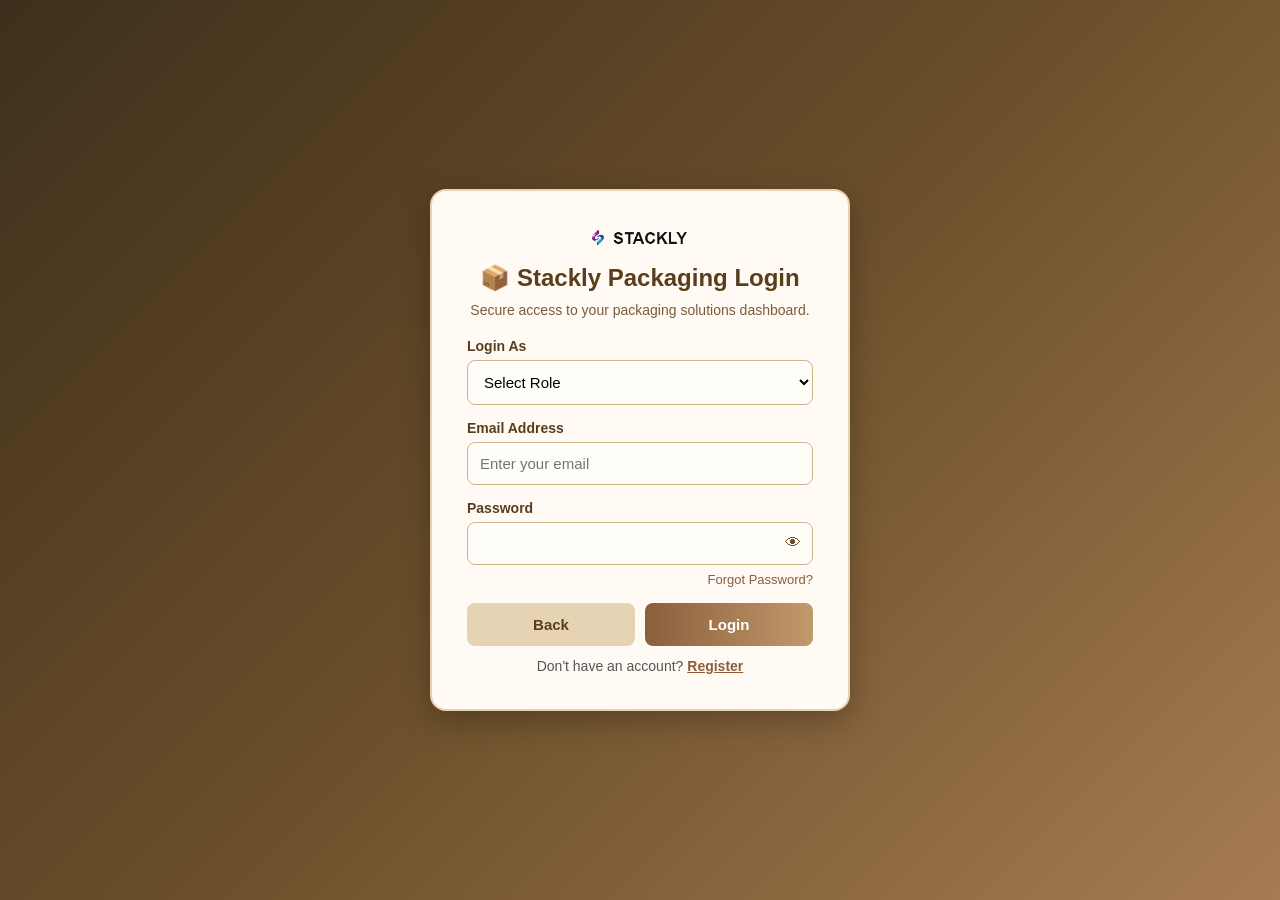
<file: login.html>
<!DOCTYPE html>
<html lang="en">

<head>

<meta charset="UTF-8">
<meta name="viewport" content="width=device-width, initial-scale=1.0">

<title>Stackly Packaging | Secure Login</title>

<style>

/* RESET */
*{
margin:0;
padding:0;
box-sizing:border-box;
font-family:Segoe UI, sans-serif;
}

/* BODY */
body{
min-height:100vh;
display:flex;
align-items:center;
justify-content:center;
background:linear-gradient(135deg,#3e2f1c,#6b4f2a,#a67c52);
padding:20px;
}

/* CONTAINER */
.container{
background:#fffaf3;
width:100%;
max-width:420px;
padding:35px;
border-radius:16px;
box-shadow:0 10px 30px rgba(0,0,0,0.25);
color:#333;
border:2px solid #e6d3b3;
}

/* LOGO */
.logo{
text-align:center;
margin-bottom:10px;
}

.logo img{
width:110px;
}

/* TITLE */
h2{
text-align:center;
margin-bottom:10px;
color:#5a3e1b;
}

/* SUBTEXT */
.sub-text{
text-align:center;
font-size:14px;
color:#7a5c3a;
margin-bottom:20px;
}

/* LABEL */
label{
font-weight:600;
font-size:14px;
display:block;
margin-bottom:6px;
color:#5a3e1b;
}

/* INPUT */
input,select{
width:100%;
padding:12px;
margin-bottom:15px;
border:1px solid #d2b48c;
border-radius:8px;
font-size:15px;
outline:none;
background:#fffdf8;
}

/* FOCUS */
input:focus,select:focus{
border-color:#a67c52;
box-shadow:0 0 5px rgba(166,124,82,0.4);
}

/* PASSWORD */
.password-box{
position:relative;
}

.password-box span{
position:absolute;
right:12px;
top:12px;
cursor:pointer;
color:#6b4f2a;
}

/* BUTTON */
button{
width:100%;
padding:13px;
background:linear-gradient(90deg,#8b5e3c,#c19a6b);
border:none;
color:white;
font-weight:bold;
border-radius:8px;
cursor:pointer;
font-size:15px;
}

button:hover{
opacity:.9;
}

/* BACK BUTTON */
.back-btn{
background:#e6d3b3;
color:#5a3e1b;
}

.back-btn:hover{
background:#d9c2a3;
}

/* BUTTON GROUP */
.btn-group{
display:flex;
gap:10px;
}

/* FORGOT */
.forgot{
text-align:right;
margin-top:-10px;
margin-bottom:15px;
}

.forgot a{
font-size:13px;
color:#8b5e3c;
text-decoration:none;
}

.forgot a:hover{
text-decoration:underline;
}

/* REGISTER */
.register{
text-align:center;
margin-top:12px;
font-size:14px;
color:#555;
}

.register a{
color:#8b5e3c;
font-weight:600;
}

/* MOBILE */
@media (max-width:480px){
.container{
padding:25px;
}
}

</style>

</head>

<body>

<div class="container">

<div class="logo">
<img src="IMAGES/logo2.webp" alt="Stackly Logo">
</div>

<h2>📦 Stackly Packaging Login</h2>

<p class="sub-text">
Secure access to your packaging solutions dashboard.
</p>

<form id="loginForm">

<label>Login As</label>

<select id="role" required>
<option value="">Select Role</option>
<option value="admin">Admin</option>
<option value="user">User</option>
</select>

<label>Email Address</label>
<input type="email" id="email" placeholder="Enter your email" required>

<label>Password</label>

<div class="password-box">
<input type="password" id="password" required>
<span onclick="togglePassword()">👁</span>
</div>

<div class="forgot">
<a href="404.html">Forgot Password?</a>
</div>

<div class="btn-group">
<button type="button" class="back-btn" onclick="goBack()">Back</button>
<button type="submit">Login</button>
</div>

</form>

<div class="register">
Don't have an account? <a href="register.html">Register</a>
</div>

</div>

<script>

/* BACK */
function goBack(){
window.location.href="index.html"
}

/* PASSWORD TOGGLE */
function togglePassword(){
let field=document.getElementById("password")
field.type = field.type === "password" ? "text" : "password"
}

/* LOGIN */
document.getElementById("loginForm").addEventListener("submit",function(e){

e.preventDefault()

let email=document.getElementById("email").value
let password=document.getElementById("password").value
let role=document.getElementById("role").value

let user=JSON.parse(localStorage.getItem("stacklyUser"))

if(user && email===user.email && password===user.password && role===user.role){

localStorage.setItem("loggedEmail",email)

/* ROLE BASED REDIRECT */
if(role==="admin"){
window.location.href="admin-dashboard.html"
}
else if(role==="user"){
window.location.href="user-dashboard.html"
}

}else{
alert("Invalid login credentials")
}

})

</script>

</body>
</html>
</file>
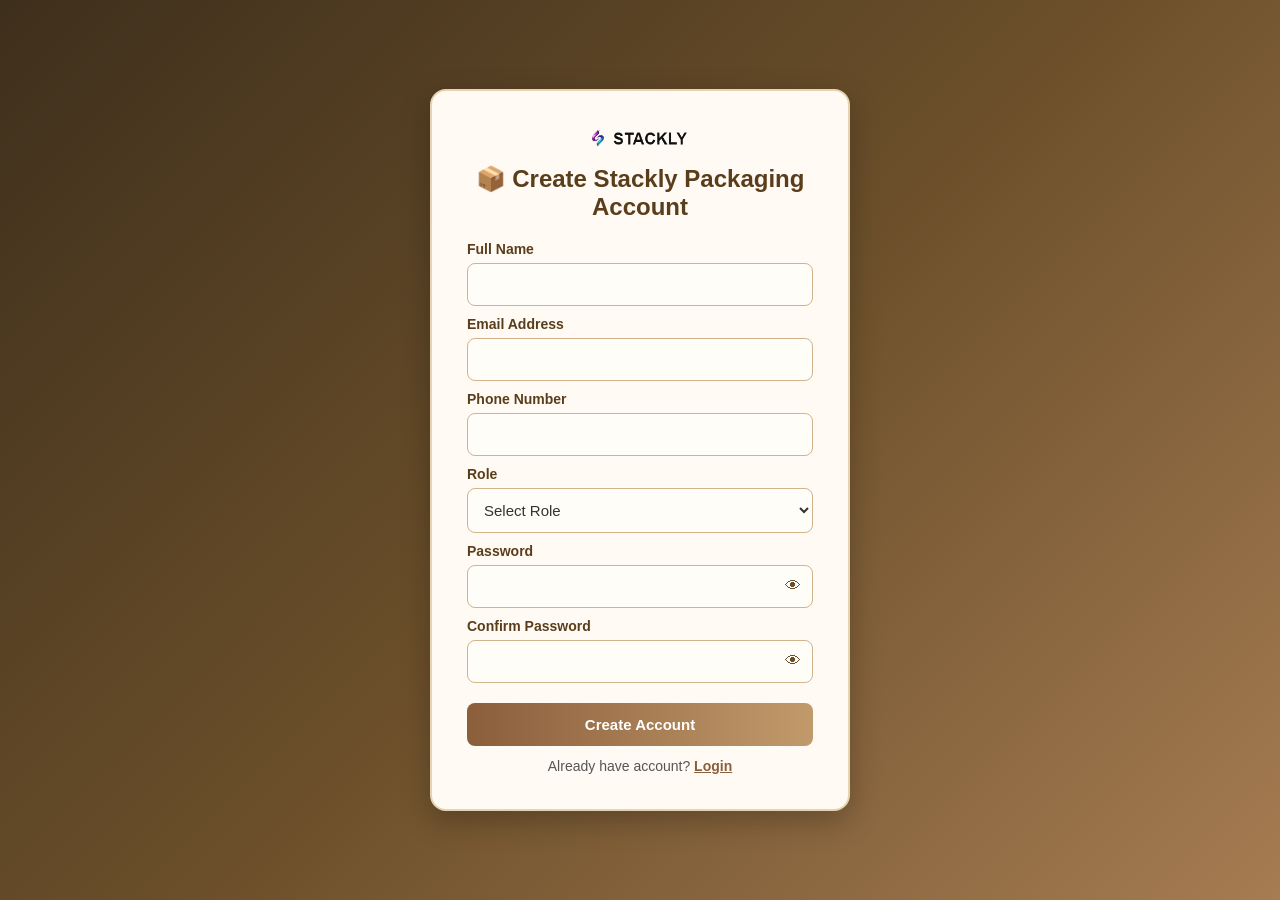
<file: register.html>
<!DOCTYPE html>
<html lang="en">

<head>

<meta charset="UTF-8">
<meta name="viewport" content="width=device-width, initial-scale=1.0">

<title>Stackly Packaging | Register</title>

<style>

/* RESET */
*{
margin:0;
padding:0;
box-sizing:border-box;
font-family:Segoe UI, sans-serif;
}

/* BODY */
body{
min-height:100vh;
display:flex;
align-items:center;
justify-content:center;
background:linear-gradient(135deg,#3e2f1c,#6b4f2a,#a67c52);
padding:20px;
}

/* CONTAINER */
.container{
background:#fffaf3;
width:100%;
max-width:420px;
padding:35px;
border-radius:16px;
box-shadow:0 10px 30px rgba(0,0,0,0.25);
color:#333;
border:2px solid #e6d3b3;
}

/* LOGO */
.logo{
text-align:center;
margin-bottom:10px;
}

.logo img{
width:110px;
}

/* TITLE */
h2{
text-align:center;
margin-bottom:20px;
color:#5a3e1b;
}

/* LABEL */
label{
font-weight:600;
font-size:14px;
display:block;
margin-bottom:6px;
color:#5a3e1b;
}

/* INPUT */
input,select{
width:100%;
padding:12px;
margin-bottom:10px;
border:1px solid #d2b48c;
border-radius:8px;
font-size:15px;
outline:none;
background:#fffdf8;
color:#333;
}

/* FOCUS */
input:focus,select:focus{
border-color:#a67c52;
box-shadow:0 0 5px rgba(166,124,82,0.4);
}

/* ERROR */
.error{
color:#ff4d4d;
font-size:12px;
margin-bottom:8px;
display:none;
}

.input-error{
border-color:#ff4d4d;
}

/* PASSWORD */
.password-box{
position:relative;
}

.password-box span{
position:absolute;
right:12px;
top:12px;
cursor:pointer;
color:#6b4f2a;
}

/* BUTTON */
button{
width:100%;
padding:13px;
margin-top:10px;
background:linear-gradient(90deg,#8b5e3c,#c19a6b);
border:none;
color:white;
font-weight:bold;
border-radius:8px;
cursor:pointer;
font-size:15px;
}

button:hover{
opacity:.9;
}

/* SUCCESS */
.success{
text-align:center;
color:#8b5e3c;
margin-top:10px;
}

/* LOGIN */
.login{
text-align:center;
margin-top:12px;
font-size:14px;
color:#555;
}

.login a{
color:#8b5e3c;
font-weight:600;
}

/* MOBILE */
@media (max-width:480px){
.container{
padding:25px;
}
}

</style>

</head>

<body>

<div class="container">

<div class="logo">
<img src="IMAGES/logo2.webp">
</div>

<h2>📦 Create Stackly Packaging Account</h2>

<form id="registerForm">

<label>Full Name</label>
<input type="text" id="name">
<div class="error" id="nameError">Only alphabets allowed</div>

<label>Email Address</label>
<input type="email" id="email">
<div class="error" id="emailError">Enter valid email</div>

<label>Phone Number</label>
<input type="text" id="phone">
<div class="error" id="phoneError">Phone must be 10 digits</div>

<label>Role</label>
<select id="role">
<option value="">Select Role</option>
<option value="admin">Admin</option>
<option value="user">User</option>
</select>
<div class="error" id="roleError">Please select role</div>

<label>Password</label>

<div class="password-box">
<input type="password" id="password">
<span onclick="togglePassword('password')">👁</span>
</div>
<div class="error" id="passwordError">Password required</div>

<label>Confirm Password</label>

<div class="password-box">
<input type="password" id="confirmPassword">
<span onclick="togglePassword('confirmPassword')">👁</span>
</div>
<div class="error" id="confirmPasswordError">Passwords do not match</div>

<button>Create Account</button>

</form>

<p class="success" id="successMsg"></p>

<div class="login">
Already have account? <a href="login.html">Login</a>
</div>

</div>

<script>

/* PASSWORD TOGGLE */
function togglePassword(id){
let field=document.getElementById(id)
field.type = field.type==="password" ? "text" : "password"
}

/* NAME VALIDATION */
document.getElementById("name").addEventListener("input",function(){
this.value=this.value.replace(/[^a-zA-Z ]/g,'')
})

/* PHONE VALIDATION */
document.getElementById("phone").addEventListener("input",function(){
this.value=this.value.replace(/[^0-9]/g,'')
if(this.value.length>10){
this.value=this.value.slice(0,10)
}
})

/* FORM SUBMIT */
document.getElementById("registerForm").addEventListener("submit",function(e){

e.preventDefault()

let valid=true

let name=document.getElementById("name")
let email=document.getElementById("email")
let phone=document.getElementById("phone")
let role=document.getElementById("role")
let password=document.getElementById("password")
let confirmPassword=document.getElementById("confirmPassword")

let emailPattern=/^[^ ]+@[^ ]+\.[a-z]{2,3}$/

/* RESET */
document.querySelectorAll(".error").forEach(e=>e.style.display="none")
document.querySelectorAll("input,select").forEach(e=>e.classList.remove("input-error"))

/* VALIDATIONS */
if(name.value.trim()===""){
name.classList.add("input-error")
document.getElementById("nameError").style.display="block"
valid=false
}

if(!email.value.match(emailPattern)){
email.classList.add("input-error")
document.getElementById("emailError").style.display="block"
valid=false
}

if(phone.value.length!==10){
phone.classList.add("input-error")
document.getElementById("phoneError").style.display="block"
valid=false
}

if(role.value===""){
role.classList.add("input-error")
document.getElementById("roleError").style.display="block"
valid=false
}

if(password.value===""){
password.classList.add("input-error")
document.getElementById("passwordError").style.display="block"
valid=false
}

if(password.value!==confirmPassword.value){
confirmPassword.classList.add("input-error")
document.getElementById("confirmPasswordError").style.display="block"
valid=false
}

if(!valid) return

/* SAVE USER */
let user={
name:name.value,
email:email.value,
phone:phone.value,
role:role.value,
password:password.value
}

localStorage.setItem("stacklyUser",JSON.stringify(user))

document.getElementById("successMsg").innerText="Account created successfully ✅"

/* REDIRECT */
setTimeout(()=>{
window.location.href="login.html"
},2000)

})

</script>

</body>
</html>
</file>
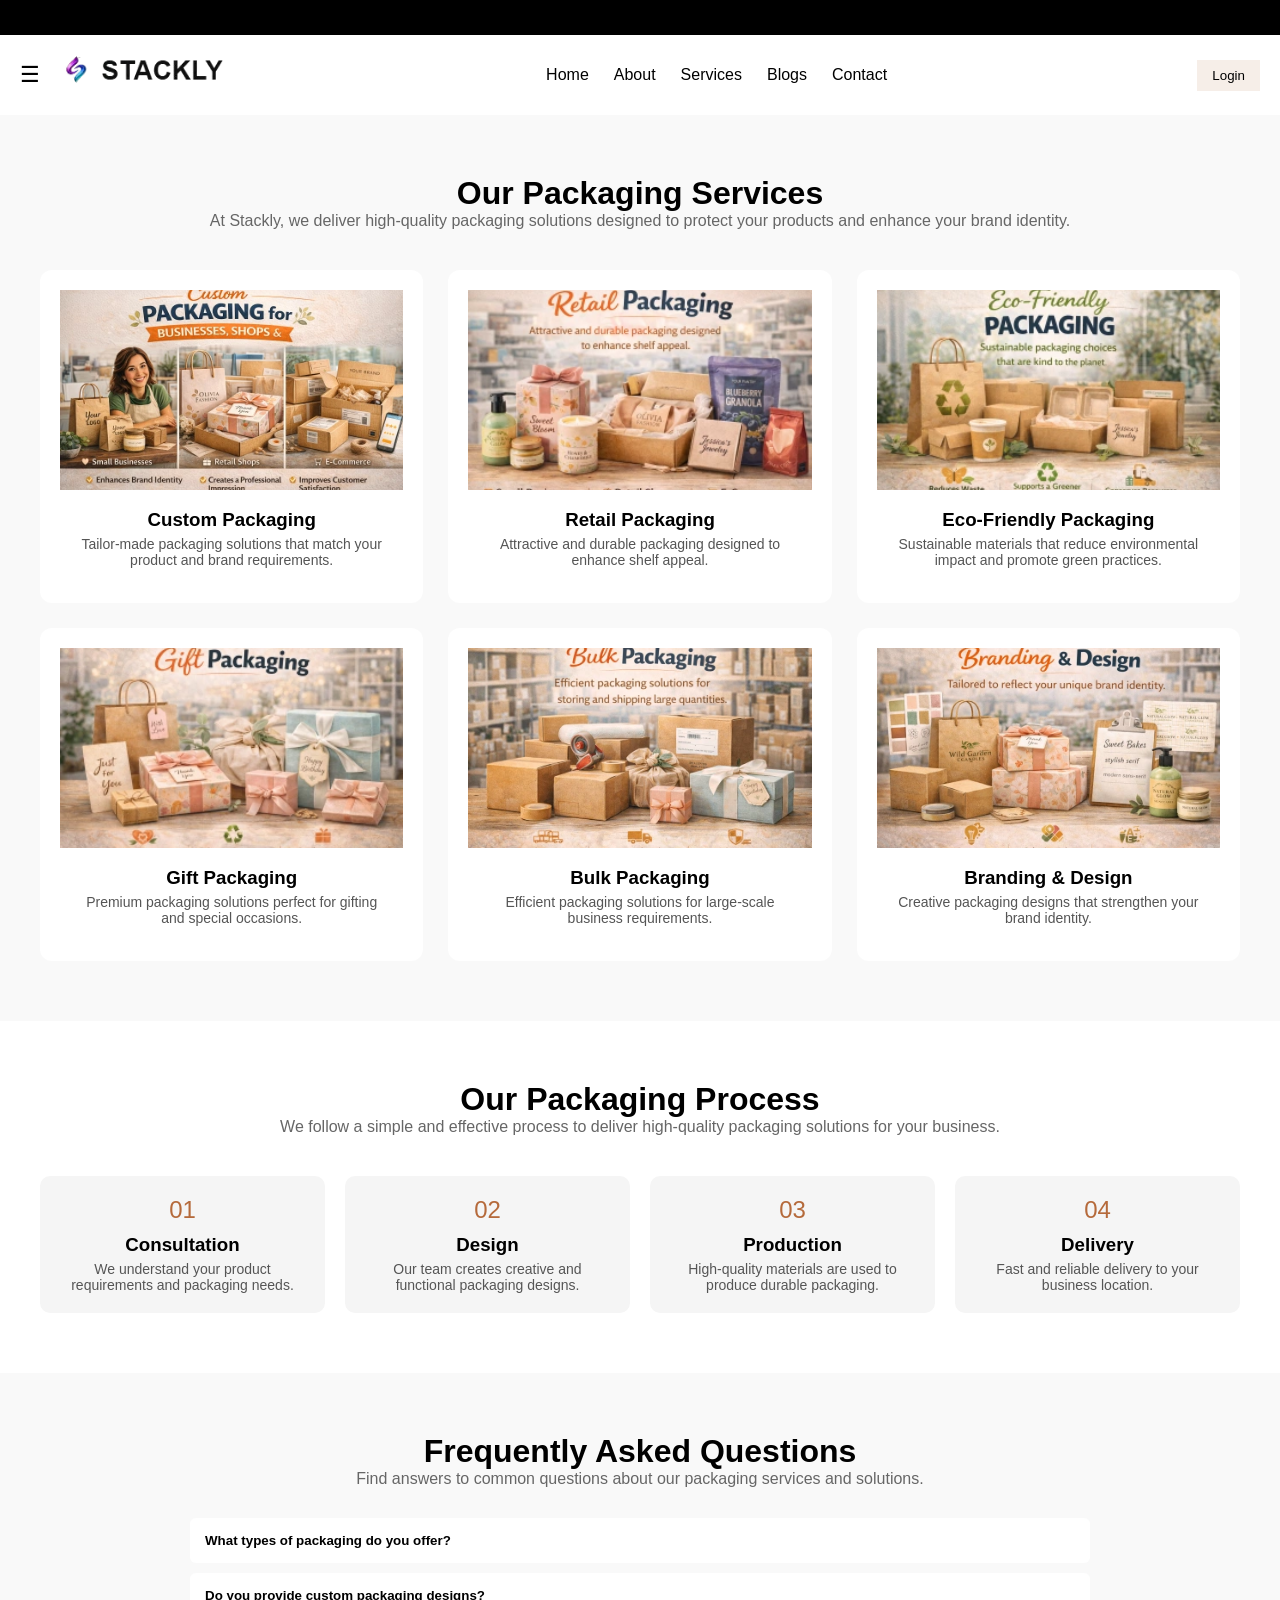
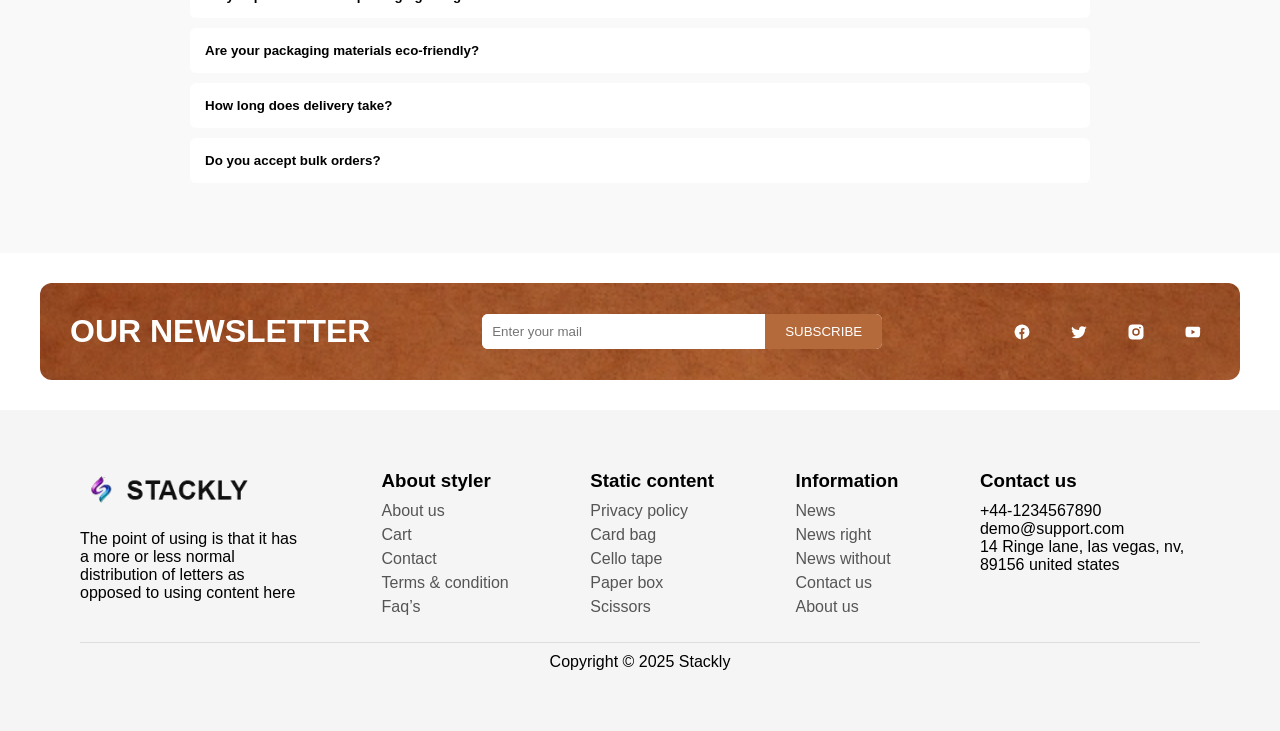
<file: services.html>
<!DOCTYPE html>
<html lang="en">
<head>
  <meta charset="UTF-8">
  <title>Shopify Style Header</title>
  <link rel="stylesheet" href="style.css">
</head>
<body>

<!-- TOP BAR -->
<div class="top-bar">
  <div class="scroll-text">
    🚀 Free Shipping Above ₹999 | Best Packaging Solutions | Contact Now!
  </div>
</div>

<!-- HEADER -->
<header class="header">

  <!-- LEFT -->
  <div class="left">
    <div class="hamburger" id="hamburger">☰</div>
   <a href="index.html" class="logo">
  <img src="IMAGES/logo2.webp" alt="Stackly Logo">
</a>
  </div>

  <!-- CENTER NAV (DESKTOP) -->
  <nav class="nav-desktop">
  <a href="index.html">Home</a>
    <a href="about.html">About</a>
    <a href="services.html">Services</a>
    <a href="blogs.html">Blogs</a>
    <a href="contact.html">Contact</a>
  </nav>

  <!-- RIGHT -->
  <div class="right">
   <button class="login-btn" onclick="window.location.href='login.html'">
  Login
</button>
  </div>

</header>

<!-- MOBILE MENU -->
<div class="mobile-menu" id="mobileMenu">

  <div class="menu-header">
    <span>Menu</span>
    <span class="close-btn" id="closeBtn">✕</span>
  </div>

 <ul class="menu-list">
  <li>
    <a href="index.html" class="menu-item">HOME <span>▾</span></a>
  </li>
  <li>
    <a href="about.html" class="menu-item">ABOUT US <span>▾</span></a>
  </li>
  <li>
    <a href="services.html" class="menu-item">SERVICES <span>▾</span></a>
  </li>
  <li>
    <a href="blogs.html" class="menu-item">BLOGS <span>▾</span></a>
  </li>
  <li>
    <a href="contact.html" class="menu-item">CONTACT <span>▾</span></a>
  </li>
</ul>

</div>

<!-- OVERLAY -->
<div class="overlay" id="overlay"></div>











<section class="services-page">

  <div class="services-container">

    <!-- HEADER -->
    <div class="services-header">
      <h2>Our Packaging Services</h2>
      <p>
        At Stackly, we deliver high-quality packaging solutions designed to
        protect your products and enhance your brand identity.
      </p>
    </div>

    <!-- SERVICES GRID -->
    <div class="services-grid">

      <!-- 1 -->
      <div class="service-card">
        <img src="IMAGES/ser1.webp" alt="service">
        <h3>Custom Packaging</h3>
        <p>
          Tailor-made packaging solutions that match your product and brand
          requirements.
        </p>
      </div>

      <!-- 2 -->
      <div class="service-card">
        <img src="IMAGES/ser2.webp" alt="service">
        <h3>Retail Packaging</h3>
        <p>
          Attractive and durable packaging designed to enhance shelf appeal.
        </p>
      </div>

      <!-- 3 -->
      <div class="service-card">
        <img src="IMAGES/ser3.webp" alt="service">
        <h3>Eco-Friendly Packaging</h3>
        <p>
          Sustainable materials that reduce environmental impact and promote
          green practices.
        </p>
      </div>

      <!-- 4 -->
      <div class="service-card">
        <img src="IMAGES/ser4.webp" alt="service">
        <h3>Gift Packaging</h3>
        <p>
          Premium packaging solutions perfect for gifting and special occasions.
        </p>
      </div>

      <!-- 5 -->
      <div class="service-card">
        <img src="IMAGES/ser5.webp" alt="service">
        <h3>Bulk Packaging</h3>
        <p>
          Efficient packaging solutions for large-scale business requirements.
        </p>
      </div>

      <!-- 6 -->
      <div class="service-card">
        <img src="IMAGES/ser6.webp" alt="service">
        <h3>Branding & Design</h3>
        <p>
          Creative packaging designs that strengthen your brand identity.
        </p>
      </div>

    </div>

  </div>

</section>




<section class="process">

  <div class="process-container">

    <!-- HEADER -->
    <div class="process-header">
      <h2>Our Packaging Process</h2>
      <p>
        We follow a simple and effective process to deliver high-quality
        packaging solutions for your business.
      </p>
    </div>

    <!-- STEPS -->
    <div class="process-steps">

      <div class="step">
        <div class="step-number">01</div>
        <h3>Consultation</h3>
        <p>
          We understand your product requirements and packaging needs.
        </p>
      </div>

      <div class="step">
        <div class="step-number">02</div>
        <h3>Design</h3>
        <p>
          Our team creates creative and functional packaging designs.
        </p>
      </div>

      <div class="step">
        <div class="step-number">03</div>
        <h3>Production</h3>
        <p>
          High-quality materials are used to produce durable packaging.
        </p>
      </div>

      <div class="step">
        <div class="step-number">04</div>
        <h3>Delivery</h3>
        <p>
          Fast and reliable delivery to your business location.
        </p>
      </div>

    </div>

  </div>

</section>









<section class="faq">

  <div class="faq-container">

    <!-- HEADER -->
    <div class="faq-header">
      <h2>Frequently Asked Questions</h2>
      <p>
        Find answers to common questions about our packaging services and solutions.
      </p>
    </div>

    <!-- FAQ LIST -->
    <div class="faq-list">

      <div class="faq-item">
        <button class="faq-question">What types of packaging do you offer?</button>
        <div class="faq-answer">
          <p>
            We offer custom packaging, retail packaging, eco-friendly solutions,
            gift packaging, and bulk packaging services.
          </p>
        </div>
      </div>

      <div class="faq-item">
        <button class="faq-question">Do you provide custom packaging designs?</button>
        <div class="faq-answer">
          <p>
            Yes, we create fully customized packaging solutions based on your
            product and branding requirements.
          </p>
        </div>
      </div>

      <div class="faq-item">
        <button class="faq-question">Are your packaging materials eco-friendly?</button>
        <div class="faq-answer">
          <p>
            We use sustainable and recyclable materials to ensure minimal
            environmental impact.
          </p>
        </div>
      </div>

      <div class="faq-item">
        <button class="faq-question">How long does delivery take?</button>
        <div class="faq-answer">
          <p>
            Delivery time depends on order size, but we ensure fast and reliable
            shipping for all orders.
          </p>
        </div>
      </div>

      <div class="faq-item">
        <button class="faq-question">Do you accept bulk orders?</button>
        <div class="faq-answer">
          <p>
            Yes, we specialize in handling bulk packaging orders efficiently.
          </p>
        </div>
      </div>

    </div>

  </div>

</section>



<script>
const questions = document.querySelectorAll(".faq-question");

questions.forEach(q => {
  q.addEventListener("click", () => {
    const answer = q.nextElementSibling;

    answer.style.display =
      answer.style.display === "block" ? "none" : "block";
  });
});
</script>










<section class="newsletter">
  <div class="newsletter-container">

    <h2>OUR NEWSLETTER</h2>


    <div class="subscribe-box">
  <input type="email" id="email" placeholder="Enter your mail">
  <button onclick="validateEmail()">SUBSCRIBE</button>
  
  <!-- Error Message -->
  <p id="errorMsg" style="color:red; font-size:14px; margin-top:5px;"></p>
</div>

<script>
  function validateEmail() {
    let email = document.getElementById("email").value;
    let errorMsg = document.getElementById("errorMsg");

    // Email pattern
    let pattern = /^[^ ]+@[^ ]+\.[a-z]{2,3}$/;

    if (email === "") {
      errorMsg.innerText = "Please fill your email";
    } 
    else if (!pattern.test(email)) {
      errorMsg.innerText = "Please enter a valid email";
    } 
    else {
      errorMsg.innerText = ""; // clear message
      window.location.href = "404.html";
    }
  }
</script>
<div class="social-icons">

  <!-- Facebook -->
  <a href="404.html">
    <svg viewBox="0 0 24 24">
      <path d="M22 12a10 10 0 1 0-11.5 9.9v-7h-2v-2.9h2V9.8c0-2 1.2-3.1 3-3.1.9 0 1.8.2 1.8.2v2h-1c-1 0-1.3.6-1.3 1.2v1.5h2.3l-.4 2.9h-1.9v7A10 10 0 0 0 22 12z"/>
    </svg>
  </a>

  <!-- Twitter -->
  <a href="404.html">
    <svg viewBox="0 0 24 24">
      <path d="M22 5.8c-.7.3-1.5.6-2.3.7.8-.5 1.4-1.3 1.7-2.2-.8.5-1.7.9-2.6 1.1A4.1 4.1 0 0 0 12 8.3c0 .3 0 .6.1.9A11.6 11.6 0 0 1 3 4.9a4.1 4.1 0 0 0 1.3 5.5c-.6 0-1.2-.2-1.7-.5v.1c0 2 1.4 3.7 3.3 4-.3.1-.7.1-1 .1-.3 0-.5 0-.8-.1.5 1.6 2.1 2.7 3.9 2.8A8.3 8.3 0 0 1 2 18.6a11.7 11.7 0 0 0 6.3 1.8c7.6 0 11.7-6.3 11.7-11.7v-.5c.8-.6 1.5-1.3 2-2.1z"/>
    </svg>
  </a>

  <!-- Instagram -->
  <a href="404.html">
    <svg viewBox="0 0 24 24">
      <path d="M7 2C4.2 2 2 4.2 2 7v10c0 2.8 2.2 5 5 5h10c2.8 0 5-2.2 5-5V7c0-2.8-2.2-5-5-5H7zm5 5a5 5 0 1 1 0 10 5 5 0 0 1 0-10zm6.5-.9a1.2 1.2 0 1 1-2.4 0 1.2 1.2 0 0 1 2.4 0zM12 9a3 3 0 1 0 0 6 3 3 0 0 0 0-6z"/>
    </svg>
  </a>

  <!-- YouTube -->
  <a href="404.html">
    <svg viewBox="0 0 24 24">
      <path d="M21.8 8s-.2-1.4-.8-2c-.7-.8-1.5-.8-1.9-.9C16.5 5 12 5 12 5h0s-4.5 0-7.1.1c-.4 0-1.2 0-1.9.9-.6.6-.8 2-.8 2S2 9.6 2 11.3v1.4c0 1.7.2 3.3.2 3.3s.2 1.4.8 2c.7.8 1.7.8 2.1.9 1.5.1 6.4.1 6.4.1s4.5 0 7.1-.1c.4 0 1.2 0 1.9-.9.6-.6.8-2 .8-2s.2-1.6.2-3.3v-1.4c0-1.7-.2-3.3-.2-3.3zM10 15V9l5 3-5 3z"/>
    </svg>
  </a>

</div>
  </div>
</section>




<footer class="footer">
  <div class="footer-container">

    <!-- LOGO -->
    <div class="footer-col">
  <a href="index.html">
  <img src="IMAGES/logo2.webp" class="logo" alt="Stackly Logo">
</a>
      <p>
        The point of using is that it has a more or less normal distribution 
        of letters as opposed to using content here
      </p>
    </div>

    <!-- ABOUT -->
    <div class="footer-col">
      <h3>About styler</h3>
      <a href="about.html">About us</a>
      <a href="404.html">Cart</a>
      <a href="contact.html">Contact</a>
      <a href="404.html">Terms & condition</a>
      <a href="404.html">Faq’s</a>
    </div>

    <!-- STATIC -->
    <div class="footer-col">
      <h3>Static content</h3>
      <a href="404.html">Privacy policy</a>
      <a href="404.html">Card bag</a>
      <a href="404.html">Cello tape</a>
      <a href="404.html">Paper box</a>
      <a href="404.html">Scissors</a>
    </div>

    <!-- INFO -->
    <div class="footer-col">
      <h3>Information</h3>
      <a href="404.html">News</a>
      <a href="404.html">News right</a>
      <a href="404.html">News without</a>
      <a href="404.html">Contact us</a>
      <a href="about.html">About us</a>
    </div>

    <!-- CONTACT -->
    <div class="footer-col">
      <h3>Contact us</h3>
      <p>+44-1234567890</p>
      <p>demo@support.com</p>
      <p>14 Ringe lane, las vegas, nv, 89156 united states</p>
    </div>

  </div>

  <div class="footer-bottom">
    <p>Copyright © 2025 Stackly</p>
  </div>
</footer>

<script src="main.js"></script>
</body>
</html>
</file>
<file: style.css>
* {
  margin: 0;
  padding: 0;
  box-sizing: border-box;
  font-family: sans-serif;
}

/* TOP BAR */
.top-bar {
  background: #000;
  color: #fff;
  overflow: hidden;
  white-space: nowrap;
  padding: 8px 0;
}

.scroll-text {
  display: inline-block;
  padding-left: 100%;
  animation: scroll 15s linear infinite;
}

@keyframes scroll {
  from { transform: translateX(0); }
  to { transform: translateX(-100%); }
}

/* HEADER */
.header {
  background: #ffffff;
  display: flex;
  justify-content: space-between;
  align-items: center;
  padding: 15px 20px;
  position: sticky;
  top: 0;
  z-index: 1000;
}

/* LEFT */
.left {
  display: flex;
  align-items: center;
  gap: 15px;
}

.logo {
  text-decoration: none;
  font-size: 22px;
  font-weight: bold;
  color: #000;
}

/* HAMBURGER */
.hamburger {
  font-size: 22px;
  cursor: pointer;
}

/* DESKTOP NAV */
.nav-desktop {
  display: flex;
  gap: 25px;
}

.nav-desktop a {
  text-decoration: none;
  color: #000;
}

/* LOGIN */
.login-btn {
  background: #f6eee8;
  padding: 8px 15px;
  border: none;
  cursor: pointer;
}

/* MOBILE MENU */
.mobile-menu {
  position: fixed;
  top: 0;
  left: -100%;
  width: 280px;
  height: 100%;
  background: #f6eee8;
  transition: 0.4s;
  z-index: 2000;
  padding: 20px;
}

.mobile-menu.active {
  left: 0;
}

/* MENU HEADER */
.menu-header {
  display: flex;
  justify-content: space-between;
  align-items: center;
  margin-bottom: 20px;
}

.close-btn {
  font-size: 22px;
  cursor: pointer;
}

/* MENU LIST */
.menu-list {
  list-style: none;
}

.menu-item {
  display: flex;
  justify-content: space-between;
  padding: 15px 0;
  border-bottom: 1px solid #ddd;
  cursor: pointer;
}

/* OVERLAY */
.overlay {
  position: fixed;
  top: 0;
  left: 0;
  width: 100%;
  height: 100%;
  background: rgba(0,0,0,0.4);
  display: none;
  z-index: 1500;
}

.overlay.active {
  display: block;
}

/* RESPONSIVE */
@media (max-width: 768px) {
  .nav-desktop {
    display: none;
  }
}
















/* HERO SECTION */
.hero {
  background: #f6eee8;
  padding: 60px 40px;
}

.hero-container {
  display: flex;
  align-items: center;
  justify-content: space-between;
  gap: 40px;
}

/* IMAGE */
.hero-image img {
  width: 100%;
  max-width: 400px;
}

/* CONTENT */
.hero-content {
  max-width: 500px;
}

.sub-title {
  color: #b07a4f;
  margin-bottom: 10px;
}

/* TITLE */
.hero-content h1 {
  font-size: 48px;
  margin-bottom: 20px;
}

/* FEATURES */
.features {
  display: flex;
  gap: 30px;
  margin-bottom: 20px;
}

.features h4 {
  margin-bottom: 5px;
}

.features p {
  font-size: 14px;
  color: #555;
}

/* BUTTON */
.hero-btn {
  padding: 12px 25px;
  background: #b07a4f;
  color: #fff;
  border: none;
  cursor: pointer;
  border-radius: 5px;
}

/* ANIMATION (ONE BY ONE) */
.hero-image,
.sub-title,
.hero-content h1,
.features div,
.hero-btn {
  opacity: 0;
  transform: translateY(30px);
  animation: fadeUp 0.6s forwards;
}

.hero-image { animation-delay: 0.2s; }
.sub-title { animation-delay: 0.4s; }
.hero-content h1 { animation-delay: 0.6s; }
.features div:nth-child(1) { animation-delay: 0.8s; }
.features div:nth-child(2) { animation-delay: 1s; }
.hero-btn { animation-delay: 1.2s; }

@keyframes fadeUp {
  to {
    opacity: 1;
    transform: translateY(0);
  }
}

/* RESPONSIVE */
@media (max-width: 768px) {

  .hero-container {
    flex-direction: column;
    text-align: center;
  }

  .features {
    flex-direction: column;
  }

  .hero-content h1 {
    font-size: 32px;
  }

  .hero-image img {
    max-width: 300px;
  }
}













@media (max-width: 768px) {

  .hero-container {
    flex-direction: column;
    align-items: flex-start;   /* ✅ LEFT ALIGN */
    text-align: left;          /* ✅ LEFT TEXT */
  }

  .features {
    flex-direction: column;
    align-items: flex-start;   /* ✅ LEFT ALIGN */
  }

  .hero-content {
    width: 100%;
  }

  .hero-content h1 {
    font-size: 32px;
  }

  .hero-image {
    width: 100%;
  }

  .hero-image img {
    max-width: 300px;
  }
}











/* SECTION */
.category {
  background: white;
  padding: 60px 40px;
}

/* CONTAINER */
.category-container {
  display: flex;
  justify-content: space-between;
  gap: 40px;
}

/* LEFT */
.category-left {
  max-width: 300px;
}

.small-title {
  color: #b07a4f;
  margin-bottom: 10px;
}

.category-left h2 {
  font-size: 40px;
  margin-bottom: 15px;
}

.desc {
  color: #555;
  margin-bottom: 20px;
}

/* BUTTON */
.category-btn {
  padding: 12px 25px;
  background: #b07a4f;
  color: #fff;
  border: none;
  border-radius: 5px;
  cursor: pointer;
}

/* RIGHT GRID (NO OVERFLOW) */
.category-right {
  display: grid;
  grid-template-columns: repeat(auto-fit, minmax(180px, 1fr));
  gap: 20px;
  width: 100%;
}

/* CARD */
.card {
  background: #eee7e1;
  padding: 20px;
  border-radius: 10px;
  text-align: center;
  transition: 0.3s;
}

.card:hover {
  transform: translateY(-5px);
}

/* IMAGE */
.card img {
  width: 100%;
  margin-bottom: 15px;
}

/* INFO */
.card-info span {
  color: #b07a4f;
  font-size: 14px;
}

.card-info h4 {
  margin-top: 5px;
}

/* ANIMATION */
.category-left,
.card {
  opacity: 0;
  transform: translateY(30px);
  animation: fadeUp 0.6s forwards;
}

.category-left { animation-delay: 0.2s; }
.card:nth-child(1) { animation-delay: 0.4s; }
.card:nth-child(2) { animation-delay: 0.6s; }
.card:nth-child(3) { animation-delay: 0.8s; }
.card:nth-child(4) { animation-delay: 1s; }
.card:nth-child(5) { animation-delay: 1.2s; }

@keyframes fadeUp {
  to {
    opacity: 1;
    transform: translateY(0);
  }
}

/* RESPONSIVE */
@media (max-width: 768px) {

  .category-container {
    flex-direction: column;
    align-items: flex-start;
  }

  .category-left h2 {
    font-size: 28px;
  }

  .category {
    padding: 40px 20px;
  }
}













.features-strip {
  background: #ffffff;
  padding: 30px 40px;
  border-top: 1px solid #eee;
}

.features-container {
  display: flex;
  justify-content: space-between;
  align-items: center;
  flex-wrap: wrap;
}

/* ITEM */
.feature-item {
  display: flex;
  align-items: center;
  gap: 10px;
  color: #333;

  opacity: 0;
  transform: translateY(20px);
  animation: fadeUp 0.6s forwards;
}

.feature-item:nth-child(1) { animation-delay: 0.2s; }
.feature-item:nth-child(2) { animation-delay: 0.4s; }
.feature-item:nth-child(3) { animation-delay: 0.6s; }
.feature-item:nth-child(4) { animation-delay: 0.8s; }

/* ICON */
.icon {
  font-size: 22px;
  color: #b07a4f;
}

/* TEXT */
.feature-item p {
  font-size: 16px;
}

/* ANIMATION */
@keyframes fadeUp {
  to {
    opacity: 1;
    transform: translateY(0);
  }
}

/* RESPONSIVE */
@media (max-width: 768px) {

  .features-container {
    flex-direction: column;
    align-items: flex-start;
    gap: 15px;
  }

  .features-strip {
    padding: 20px;
  }
}











/* SECTION */
.featured {
  background: #f6eee8;
  padding: 60px 40px;
}

/* HEADER */
.featured-header {
  text-align: center;
  margin-bottom: 40px;
}

.featured-header .sub {
  color: #b07a4f;
  margin-bottom: 5px;
}

.featured-header h2 {
  font-size: 36px;
}

/* GRID */
.featured-grid {
  display: grid;
  grid-template-columns: repeat(4, 1fr);
  gap: 25px;
}

/* PRODUCT CARD */
.product {
  text-align: center;

  opacity: 0;
  transform: translateY(30px);
  animation: fadeUp 0.6s forwards;
}

.product:nth-child(1) { animation-delay: 0.2s; }
.product:nth-child(2) { animation-delay: 0.4s; }
.product:nth-child(3) { animation-delay: 0.6s; }
.product:nth-child(4) { animation-delay: 0.8s; }

/* IMAGE BOX */
.img-box {
  background: #fff;
  padding: 30px;
  border-radius: 10px;
  position: relative;
  overflow: hidden;
}

.img-box img {
  width: 100%;
}

/* HOVER ICONS */
.hover-icons {
  position: absolute;
  bottom: 10px;
  left: 50%;
  transform: translateX(-50%);
  display: flex;
  gap: 10px;
  opacity: 0;
  transition: 0.3s;
}

.hover-icons span {
  background: #b07a4f;
  color: #fff;
  padding: 8px;
  border-radius: 5px;
  cursor: pointer;
}

/* SHOW ON HOVER */
.img-box:hover .hover-icons {
  opacity: 1;
  bottom: 20px;
}

/* WISHLIST TAG */
.wishlist {
  position: absolute;
  top: 10px;
  left: 10px;
  background: #000;
  color: #fff;
  padding: 5px 8px;
  font-size: 12px;
}

/* TEXT */
.product h4 {
  margin: 15px 0 5px;
}

.price {
  color: #b07a4f;
}

.price span {
  text-decoration: line-through;
  color: #999;
  margin-left: 5px;
}

/* BUTTON */
.view-all {
  text-align: center;
  margin-top: 30px;
}

.view-all button {
  padding: 12px 25px;
  background: #b07a4f;
  color: #fff;
  border: none;
  border-radius: 5px;
  cursor: pointer;
}

/* ANIMATION */
@keyframes fadeUp {
  to {
    opacity: 1;
    transform: translateY(0);
  }
}

/* RESPONSIVE */
@media (max-width: 1024px) {
  .featured-grid {
    grid-template-columns: repeat(2, 1fr);
  }
}

@media (max-width: 768px) {
  .featured {
    padding: 40px 20px;
  }

  .featured-grid {
    grid-template-columns: 1fr;
  }

  .featured-header h2 {
    font-size: 28px;
  }
}









/* PRODUCT CARD FIX */
.product {
  text-align: center;
}

/* IMAGE BOX SAME SIZE */
.img-box {
  background: #fff;
  padding: 20px;
  border-radius: 10px;

  height: 250px;              /* ✅ FIX HEIGHT */
  display: flex;
  align-items: center;
  justify-content: center;
  overflow: hidden;
}

/* IMAGE FIX */
.img-box img {
  max-width: 100%;
  max-height: 100%;           /* ✅ KEEP INSIDE BOX */
  object-fit: contain;        /* ✅ NO STRETCH */
}
















/* SECTION */
.promo {
  padding: 50px 40px;
  background: #fff;
}

/* CONTAINER */
.promo-container {
  display: grid;
  grid-template-columns: repeat(3, 1fr);
  gap: 25px;
}

/* CARD */
.promo-card {
  position: relative;
  height: 220px;
  border-radius: 15px;
  overflow: hidden;
  display: flex;
  align-items: flex-end;
  padding: 20px;

  background-size: cover;
  background-position: center;

  cursor: pointer;

  opacity: 0;
  transform: translateY(30px);
  animation: fadeUp 0.6s forwards;
}

.card1 { animation-delay: 0.2s; }
.card2 { animation-delay: 0.4s; }
.card3 { animation-delay: 0.6s; }

/* ADD YOUR IMAGES HERE */
.card1 {
  background-image: url("bg1.jpg");
}

.card2 {
  background-image: url("bg2.jpg");
}

.card3 {
  background-image: url("bg3.jpg");
}

/* OVERLAY */
.overlay {
  position: absolute;
  inset: 0;
  background: rgba(0,0,0,0.3);
}

/* CONTENT */
.content {
  position: relative;
  color: #fff;
}

.content.center {
  text-align: center;
  width: 100%;
}

.content p {
  font-size: 14px;
}

.content h3 {
  font-size: 22px;
  margin: 5px 0;
}

/* BUTTON */
.content button {
  margin-top: 10px;
  padding: 8px 15px;
  border: none;
  cursor: pointer;
  border-radius: 5px;
  background: #fff;
}

.dark-btn {
  background: #333;
  color: #fff;
}

/* HOVER EFFECT */
.promo-card:hover {
  transform: scale(1.03);
}

/* ANIMATION */
@keyframes fadeUp {
  to {
    opacity: 1;
    transform: translateY(0);
  }
}

/* RESPONSIVE */
@media (max-width: 768px) {

  .promo {
    padding: 30px 20px;
  }

  .promo-container {
    grid-template-columns: 1fr;
  }

  .promo-card {
    height: 180px;
  }
}






/* SECTION SAFE (won’t affect other content) */
.banner-section {
  padding: 40px;
  background: #f5f5f5;
}

.banner-container {
  display: flex;
  gap: 20px;
  justify-content: center;
}

/* CARD */
.banner-card {
  position: relative;
  width: 320px;
  height: 200px;
  border-radius: 15px;
  overflow: hidden;

  /* 👉 YOU ADD IMAGE HERE */
  background-size: cover;
  background-position: center;

  transition: 0.3s;
}

/* Example (replace with your images) */
.banner-card:nth-child(1) {
  background-image: url('IMAGES/bottle2.webp');
}

.banner-card:nth-child(2) {
  background-image: url('IMAGES/chcolate.webp');
}

.banner-card:nth-child(3) {
  background-image: url('IMAGES/toli.webp');
}

/* DARK OVERLAY */
.overlay {
  position: absolute;
  inset: 0;
  background: rgba(0,0,0,0.4);
}

/* CONTENT */
.banner-content {
  position: absolute;
  bottom: 20px;
  left: 20px;
  color: #fff;
  z-index: 2;
}

.banner-content h2 {
  margin: 5px 0;
}

/* BUTTON */
.banner-content button {
  background: #fff;
  border: none;
  padding: 10px;
  border-radius: 50%;
  cursor: pointer;
}

/* CENTER BUTTON */
.banner-content a {
  display: inline-block;
  margin-top: 10px;
  background: #222;
  color: #fff;
  padding: 10px 20px;
  text-decoration: none;
  border-radius: 6px;
}

/* HOVER EFFECT */
.banner-card:hover {
  transform: translateY(-5px);
}











@media (max-width: 768px) {

  .banner-container {
    flex-direction: column;
    align-items: center;
  }

  .banner-card {
    width: 100%;
    max-width: 350px;
    height: 180px;
  }

  .banner-content h2 {
    font-size: 18px;
  }

  .banner-content p {
    font-size: 12px;
  }
}













/* SECTION */
.testimonial-section {
  padding: 60px 20px;
  background: #f5f5f5;
  text-align: center;
}

/* HEADINGS */
.subtitle {
  color: #b56a3b;
  font-size: 14px;
}

.title {
  font-size: 32px;
  margin: 10px 0 40px;
}

/* WRAPPER */
.testimonial-wrapper {
  display: flex;
  justify-content: center;
  gap: 40px;
  flex-wrap: wrap;
}

/* CARD */
.testimonial-card {
  position: relative;
  display: flex;
  align-items: center;
  gap: 20px;
  max-width: 500px;
}

/* IMAGE */
.image-box img {
  width: 200px;
  height: 220px;
  object-fit: cover;
  border-radius: 12px;
}

/* TEXT */
.text-box {
  text-align: left;
}

.stars {
  color: #b56a3b;
  margin-bottom: 10px;
}

.text-box p {
  font-size: 14px;
  color: #666;
}

.text-box h4 {
  margin: 10px 0 5px;
}

.text-box span {
  color: #b56a3b;
  font-size: 13px;
}

/* QUOTE ICON */
.quote {
  position: absolute;
  right: -20px;
  top: 50%;
  transform: translateY(-50%);
  background: #b56a3b;
  color: #fff;
  width: 50px;
  height: 50px;
  border-radius: 50%;
  display: flex;
  align-items: center;
  justify-content: center;
  font-size: 24px;
}











@media (max-width: 768px) {

  .testimonial-card {
    flex-direction: column;
    text-align: center;
  }

  .text-box {
    text-align: center;
  }

  .image-box img {
    width: 100%;
    max-width: 280px;
    height: auto;
  }

  .quote {
    position: static;
    margin-top: 10px;
  }
}













/* SECTION */
.articles-section {
  padding: 60px 20px;
  background: #f5f5f5;
  text-align: center;
}

/* HEADINGS */
.subtitle {
  color: #b56a3b;
  font-size: 14px;
}

.title {
  font-size: 32px;
  margin: 10px 0 40px;
}

/* WRAPPER */
.articles-wrapper {
  display: flex;
  gap: 25px;
  justify-content: center;
  flex-wrap: wrap;
}

/* CARD */
.article-card {
  max-width: 320px;
  text-align: left;
}

/* IMAGE */
.image-box {
  position: relative;
}

.image-box img {
  width: 100%;
  border-radius: 12px;
}

/* DATE BADGE */
.date-badge {
  position: absolute;
  bottom: 10px;
  left: 10px;
  background: #fff;
  padding: 8px 12px;
  border-radius: 8px;
  text-align: center;
}

.date-badge span {
  display: block;
  font-weight: bold;
  color: #b56a3b;
}

.date-badge small {
  font-size: 12px;
}

/* TEXT */
.article-card h3 {
  margin: 15px 0 8px;
  font-size: 18px;
}

.article-card p {
  font-size: 14px;
  color: #666;
}

/* BUTTON */
.btn {
  display: inline-block;
  margin-top: 15px;
  background: #b56a3b;
  color: #fff;
  padding: 10px 20px;
  border-radius: 6px;
  text-decoration: none;
  font-size: 14px;
}

.btn:hover {
  background: #944f28;
}










@media (max-width: 768px) {

  .articles-wrapper {
    flex-direction: column;
    align-items: center;
  }

  .article-card {
    max-width: 90%;
  }

  .title {
    font-size: 24px;
  }
}












/* NEWSLETTER */
.newsletter-container {
  display: flex;
  justify-content: space-between;
  align-items: center;
  flex-wrap: wrap;
}

.subscribe-box {
  display: flex;
}

.subscribe-box input {
  flex: 1;
}

.social-icons {
  display: flex;
}

.social-icons a {
  display: flex;
  align-items: center;
  justify-content: center;
}

/* FOOTER */
.footer-container {
  display: flex;
  justify-content: space-between;
  flex-wrap: wrap;
}

.footer-col {
  display: flex;
  flex-direction: column;
}




@media (max-width: 768px) {

  .newsletter-container {
    flex-direction: column;
    align-items: center;
  }

  .subscribe-box {
    flex-direction: column;
    width: 100%;
  }

  .social-icons {
    justify-content: center;
  }

  .footer-container {
    flex-direction: column;
    align-items: center;
  }

  .footer-col {
    align-items: center;
    text-align: center;
  }
}








/* 🔹 NEWSLETTER */
.newsletter {
  margin: 20px;
  padding: 30px;
  border-radius: 12px;
  color: white;

  background: url('IMAGES/chcolate.webp');
  background-size: cover;
}

.newsletter-container {
  display: flex;
  justify-content: space-between;
  align-items: center;
  flex-wrap: wrap;
}

.newsletter h2 {
  font-size: 28px;
}

/* SUBSCRIBE */
.subscribe-box {
  display: flex;
  background: white;
  border-radius: 6px;
  overflow: hidden;
}

.subscribe-box input {
  border: none;
  padding: 10px;
  outline: none;
}

.subscribe-box button {
  background: #b56a3b;
  color: white;
  border: none;
  padding: 10px 20px;
}

/* SOCIAL */
.social-icons a {
  margin-left: 10px;
  color: white;
  text-decoration: none;
}

/* 🔹 FOOTER */
.footer {
  background: #f5f5f5;
  padding: 50px 20px;
}

.footer-container {
  display: flex;
  justify-content: space-between;
  gap: 30px;
  flex-wrap: wrap;
}

.footer-col {
  max-width: 220px;
}

.footer-col h3 {
  margin-bottom: 10px;
}

.footer-col a {
  display: block;
  margin-bottom: 6px;
  color: #555;
  text-decoration: none;
}

.logo {
  width: 120px;
  margin-bottom: 10px;
}

/* BOTTOM */
.footer-bottom {
  text-align: center;
  margin-top: 20px;
  border-top: 1px solid #ddd;
  padding-top: 10px;
}

/* 📱 MOBILE */
@media (max-width: 768px) {

  .newsletter-container {
    flex-direction: column;
    gap: 15px;
    text-align: center;
  }

  .subscribe-box {
    flex-direction: column;
    width: 100%;
    max-width: 300px;
  }

  .subscribe-box button {
    width: 100%;
  }

  .footer-container {
    flex-direction: column;
    align-items: center;
    text-align: center;
  }

  .footer-col {
    max-width: 100%;
  }
}

/* 💻 DESKTOP */
@media (min-width: 1024px) {

  .newsletter {
    max-width: 1200px;
    margin: 30px auto;
  }

  .newsletter h2 {
    font-size: 32px;
  }

  .subscribe-box {
    width: 400px;
  }

  .footer {
    padding: 60px 80px;
  }
}








.social-icons {
  display: flex;
  gap: 12px;
}

.social-icons a {
  width: 35px;
  height: 35px;
  display: flex;
  align-items: center;
  justify-content: center;
}

.social-icons svg {
  width: 18px;
  height: 18px;
  fill: white;
}








/* SECTION */
.about-stackly {
  padding: 60px 20px;
  background: #f9f9f9;
}

/* CONTAINER */
.about-container {
  display: flex;
  align-items: center;
  justify-content: space-between;
  gap: 40px;
  max-width: 1200px;
  margin: auto;
}

/* TEXT */
.about-text {
  flex: 1;
}

.about-text h2 {
  font-size: 32px;
  margin-bottom: 15px;
}

.main-text {
  color: #555;
  margin-bottom: 20px;
  line-height: 1.6;
}

/* FEATURES */
.features {
  display: grid;
  grid-template-columns: 1fr 1fr;
  gap: 15px;
}

.feature h4 {
  color: #b56a3b;
  margin-bottom: 5px;
}

.feature p {
  font-size: 14px;
  color: #666;
}

/* IMAGE */
.about-image {
  flex: 1;
}

.about-image img {
  width: 100%;
  border-radius: 12px;
}










@media (max-width: 768px) {

  .about-container {
    flex-direction: column;
    text-align: center;
  }

  .features {
    grid-template-columns: 1fr;
  }

  .about-text h2 {
    font-size: 24px;
  }
}














/* SECTION */
.why-stackly {
  padding: 60px 20px;
  background: #fff;
}

/* CONTAINER */
.why-container {
  max-width: 1200px;
  margin: auto;
}

/* HEADER */
.why-header {
  text-align: center;
  margin-bottom: 40px;
}

.why-header h2 {
  font-size: 32px;
}

.why-header p {
  color: #666;
}

/* CARDS */
.why-cards {
  display: grid;
  grid-template-columns: repeat(4, 1fr);
  gap: 20px;
}

/* CARD */
.why-card {
  background: #f5f5f5;
  padding: 20px;
  border-radius: 10px;
  text-align: center;
  transition: 0.3s;
}

.why-card h3 {
  color: #b56a3b;
  font-size: 24px;
}

.why-card h4 {
  margin: 10px 0;
}


.why-card p {
  font-size: 14px;
  color: #555;
}

/* HOVER */
.why-card:hover {
  transform: translateY(-5px);
}














@media (max-width: 768px) {

  .why-cards {
    grid-template-columns: 1fr;
  }

  .why-header h2 {
    font-size: 24px;
  }
}











/* SECTION */
.services {
  padding: 60px 20px;
  background: #f9f9f9;
}

/* CONTAINER */
.services-container {
  max-width: 1200px;
  margin: auto;
}

/* HEADER */
.services-header {
  text-align: center;
  margin-bottom: 40px;
}

.services-header h2 {
  font-size: 32px;
}

.services-header p {
  color: #666;
}

/* GRID */
.services-grid {
  display: grid;
  grid-template-columns: repeat(3, 1fr);
  gap: 20px;
}

/* CARD */
.service-card {
  background: #fff;
  padding: 20px;
  border-radius: 10px;
  text-align: center;
  transition: 0.3s;
}

.icon {
  font-size: 30px;
}

.service-card h3 {
  margin: 10px 0;
}

.service-card p {
  font-size: 14px;
  color: #555;
}

/* HOVER */
.service-card:hover {
  transform: translateY(-5px);
}










@media (max-width: 768px) {

  .services-grid {
    grid-template-columns: 1fr;
  }

  .services-header h2 {
    font-size: 24px;
  }
}










/* SECTION */
.products {
  padding: 60px 20px;
  background: #fff;
}

/* CONTAINER */
.products-container {
  max-width: 1200px;
  margin: auto;
}

/* HEADER */
.products-header {
  text-align: center;
  margin-bottom: 40px;
}

.products-header h2 {
  font-size: 32px;
}

.products-header p {
  color: #666;
}

/* GRID */
.products-grid {
  display: grid;
  grid-template-columns: repeat(4, 1fr);
  gap: 20px;
}

/* CARD */
.product-card {
  background: #f5f5f5;
  padding: 15px;
  border-radius: 10px;
  text-align: center;
  transition: 0.3s;
}

.product-img img {
  width: 100%;
  border-radius: 8px;
}

/* TEXT */
.product-card h3 {
  margin: 10px 0;
}

.product-card p {
  font-size: 14px;
  color: #555;
}

/* BUTTON */
.product-card button {
  margin-top: 10px;
  padding: 8px 15px;
  border: none;
  background: #b56a3b;
  color: #fff;
  cursor: pointer;
  border-radius: 5px;
}

/* HOVER */
.product-card:hover {
  transform: translateY(-5px);
}









@media (max-width: 768px) {

  .products-grid {
    grid-template-columns: 1fr;
  }

  .products-header h2 {
    font-size: 24px;
  }
}













/* SECTION */
.about-story {
  padding: 60px 20px;
  background: #fff;
}

/* CONTAINER */
.about-story-container {
  max-width: 1200px;
  margin: auto;
  display: flex;
  align-items: center;
  gap: 40px;
}

/* IMAGE */
.story-image {
  flex: 1;
}

.story-image img {
  width: 100%;
  border-radius: 12px;
}

/* TEXT */
.story-text {
  flex: 1;
}

.story-text h2 {
  font-size: 32px;
  margin-bottom: 15px;
}

.story-text p {
  color: #555;
  margin-bottom: 10px;
  line-height: 1.6;
}

/* STATS */
.story-stats {
  display: flex;
  gap: 20px;
  margin-top: 20px;
}

.stat h3 {
  color: #b56a3b;
}

.stat p {
  font-size: 14px;
}













@media (max-width: 768px) {

  .about-story-container {
    flex-direction: column;
    text-align: center;
  }

  .story-stats {
    flex-direction: column;
    align-items: center;
  }

  .story-text h2 {
    font-size: 24px;
  }
}














/* SECTION */
.services-page {
  padding: 60px 20px;
  background: #f9f9f9;
}

/* CONTAINER */
.services-container {
  max-width: 1200px;
  margin: auto;
}

/* HEADER */
.services-header {
  text-align: center;
  margin-bottom: 40px;
}

.services-header h2 {
  font-size: 32px;
}

.services-header p {
  color: #666;
}

/* GRID */
.services-grid {
  display: grid;
  grid-template-columns: repeat(3, 1fr);
  gap: 25px;
}

/* CARD */
.service-card {
  background: #fff;
  border-radius: 12px;
  overflow: hidden;
  text-align: center;
  transition: 0.3s;
}

.service-card img {
  width: 100%;
  height: 200px;
  object-fit: cover;
}

.service-card h3 {
  margin: 15px 0 5px;
}

.service-card p {
  font-size: 14px;
  color: #555;
  padding: 0 15px 15px;
}

/* HOVER */
.service-card:hover {
  transform: translateY(-5px);
}














@media (max-width: 768px) {

  .services-grid {
    grid-template-columns: 1fr;
  }

  .services-header h2 {
    font-size: 24px;
  }
}















/* SECTION */
.process {
  padding: 60px 20px;
  background: #fff;
}

/* CONTAINER */
.process-container {
  max-width: 1200px;
  margin: auto;
}

/* HEADER */
.process-header {
  text-align: center;
  margin-bottom: 40px;
}

.process-header h2 {
  font-size: 32px;
}

.process-header p {
  color: #666;
}

/* STEPS */
.process-steps {
  display: grid;
  grid-template-columns: repeat(4, 1fr);
  gap: 20px;
}

/* STEP */
.step {
  background: #f5f5f5;
  padding: 20px;
  text-align: center;
  border-radius: 10px;
}

.step-number {
  font-size: 24px;
  color: #b56a3b;
  margin-bottom: 10px;
}

.step h3 {
  margin-bottom: 5px;
}

.step p {
  font-size: 14px;
  color: #555;
}












@media (max-width: 768px) {

  .process-steps {
    grid-template-columns: 1fr;
  }

  .process-header h2 {
    font-size: 24px;
  }
}














/* SECTION */
.faq {
  padding: 60px 20px;
  background: #f9f9f9;
}

/* CONTAINER */
.faq-container {
  max-width: 900px;
  margin: auto;
}

/* HEADER */
.faq-header {
  text-align: center;
  margin-bottom: 30px;
}

.faq-header h2 {
  font-size: 32px;
}

.faq-header p {
  color: #666;
}

/* ITEM */
.faq-item {
  margin-bottom: 10px;
}

/* QUESTION */
.faq-question {
  width: 100%;
  text-align: left;
  padding: 15px;
  border: none;
  background: #fff;
  cursor: pointer;
  font-weight: bold;
  border-radius: 6px;
}

/* ANSWER */
.faq-answer {
  display: none;
  padding: 10px 15px;
  background: #fff;
  border-top: 1px solid #eee;
}










@media (max-width: 768px) {

  .faq-header h2 {
    font-size: 24px;
  }
}














/* SECTION */
.blogs {
  padding: 60px 20px;
  background: #f9f9f9;
}

/* CONTAINER */
.blogs-container {
  max-width: 1200px;
  margin: auto;
}

/* HEADER */
.blogs-header {
  text-align: center;
  margin-bottom: 40px;
}

.blogs-header h2 {
  font-size: 32px;
}

.blogs-header p {
  color: #666;
}

/* GRID */
.blogs-grid {
  display: grid;
  grid-template-columns: repeat(3, 1fr);
  gap: 25px;
}

/* CARD */
.blog-card {
  background: #fff;
  border-radius: 12px;
  overflow: hidden;
  transition: 0.3s;
}

.blog-card img {
  width: 100%;
  height: 200px;
  object-fit: cover;
}

/* CONTENT */
.blog-content {
  padding: 15px;
}

.blog-content h3 {
  margin-bottom: 8px;
}

.blog-content p {
  font-size: 14px;
  color: #555;
}

.blog-content a {
  display: inline-block;
  margin-top: 10px;
  color: #b56a3b;
  text-decoration: none;
}

/* HOVER */
.blog-card:hover {
  transform: translateY(-5px);
}









@media (max-width: 768px) {

  .blogs-grid {
    grid-template-columns: 1fr;
  }

  .blogs-header h2 {
    font-size: 24px;
  }
}









/* SECTION */
.contact-page {
  padding: 60px 20px;
  background: #f9f9f9;
}

/* CONTAINER */
.contact-container {
  max-width: 1200px;
  margin: auto;
  display: flex;
  gap: 40px;
}

/* LEFT */
.contact-info {
  flex: 1;
}

.contact-info h2 {
  font-size: 32px;
  margin-bottom: 10px;
}

.contact-info p {
  color: #555;
  margin-bottom: 15px;
}

.info-item {
  margin-bottom: 15px;
}

/* RIGHT */
.contact-form {
  flex: 1;
}

.contact-form form {
  display: flex;
  flex-direction: column;
  gap: 10px;
}

/* INPUT ROW */
.input-row {
  display: flex;
  gap: 10px;
}

.input-row input {
  flex: 1;
}

/* INPUTS */
.contact-form input,
.contact-form textarea {
  padding: 10px;
  border: 1px solid #ccc;
  border-radius: 5px;
}

.contact-form textarea {
  min-height: 120px;
}

/* BUTTON */
.contact-form button {
  background: #b56a3b;
  color: #fff;
  border: none;
  padding: 12px;
  cursor: pointer;
  border-radius: 5px;
}











@media (max-width: 768px) {

  .contact-container {
    flex-direction: column;
  }

  .input-row {
    flex-direction: column;
  }

  .contact-info {
    text-align: center;
  }

  .contact-info h2 {
    font-size: 24px;
  }
}






.blog-card img {
  width: 100%;
  height: auto;        /* ✅ show full image */
  display: block;
  border-radius: 10px 10px 0 0;
}








.menu-item {
  text-decoration: none;
  color: inherit;
  display: block;
}





.logo img{
height:40px;
width:auto;
object-fit:contain;
}




.logo{
height:40px;
width:auto;
cursor:pointer;
}
</file>
